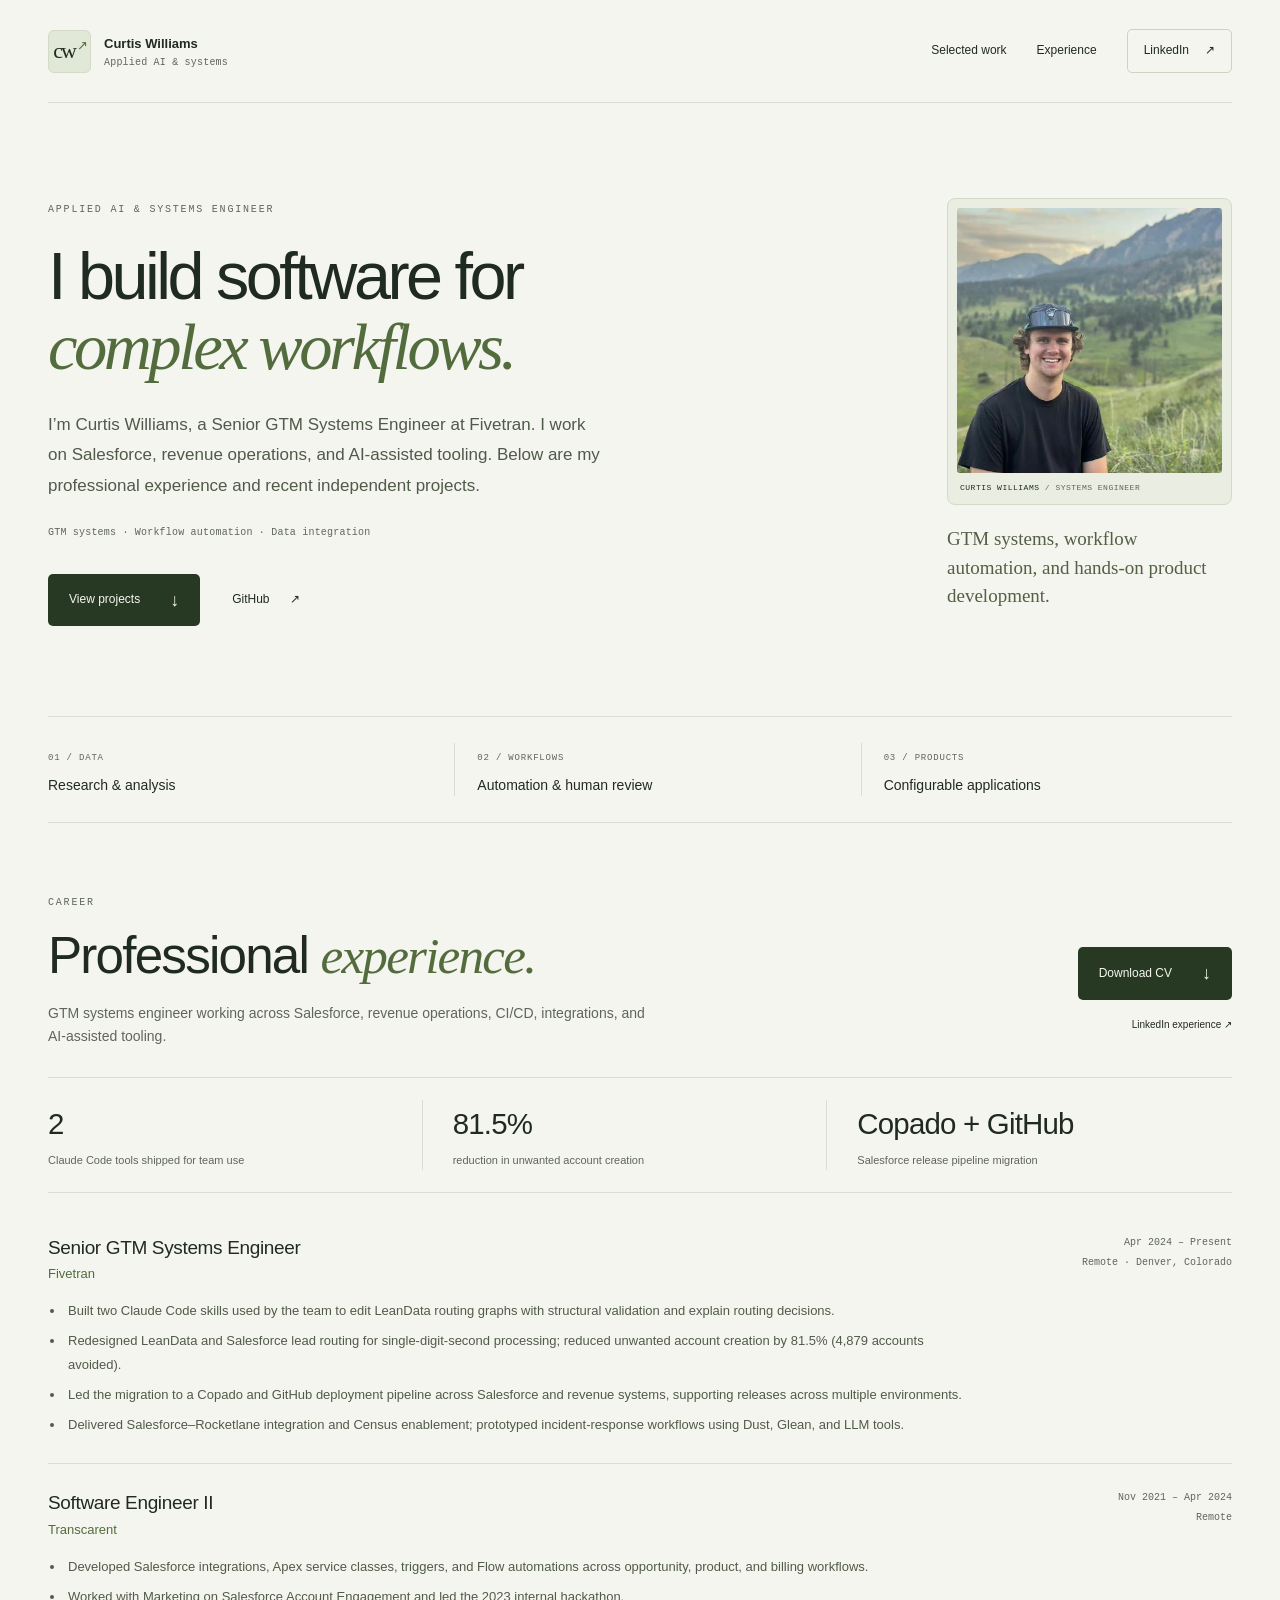
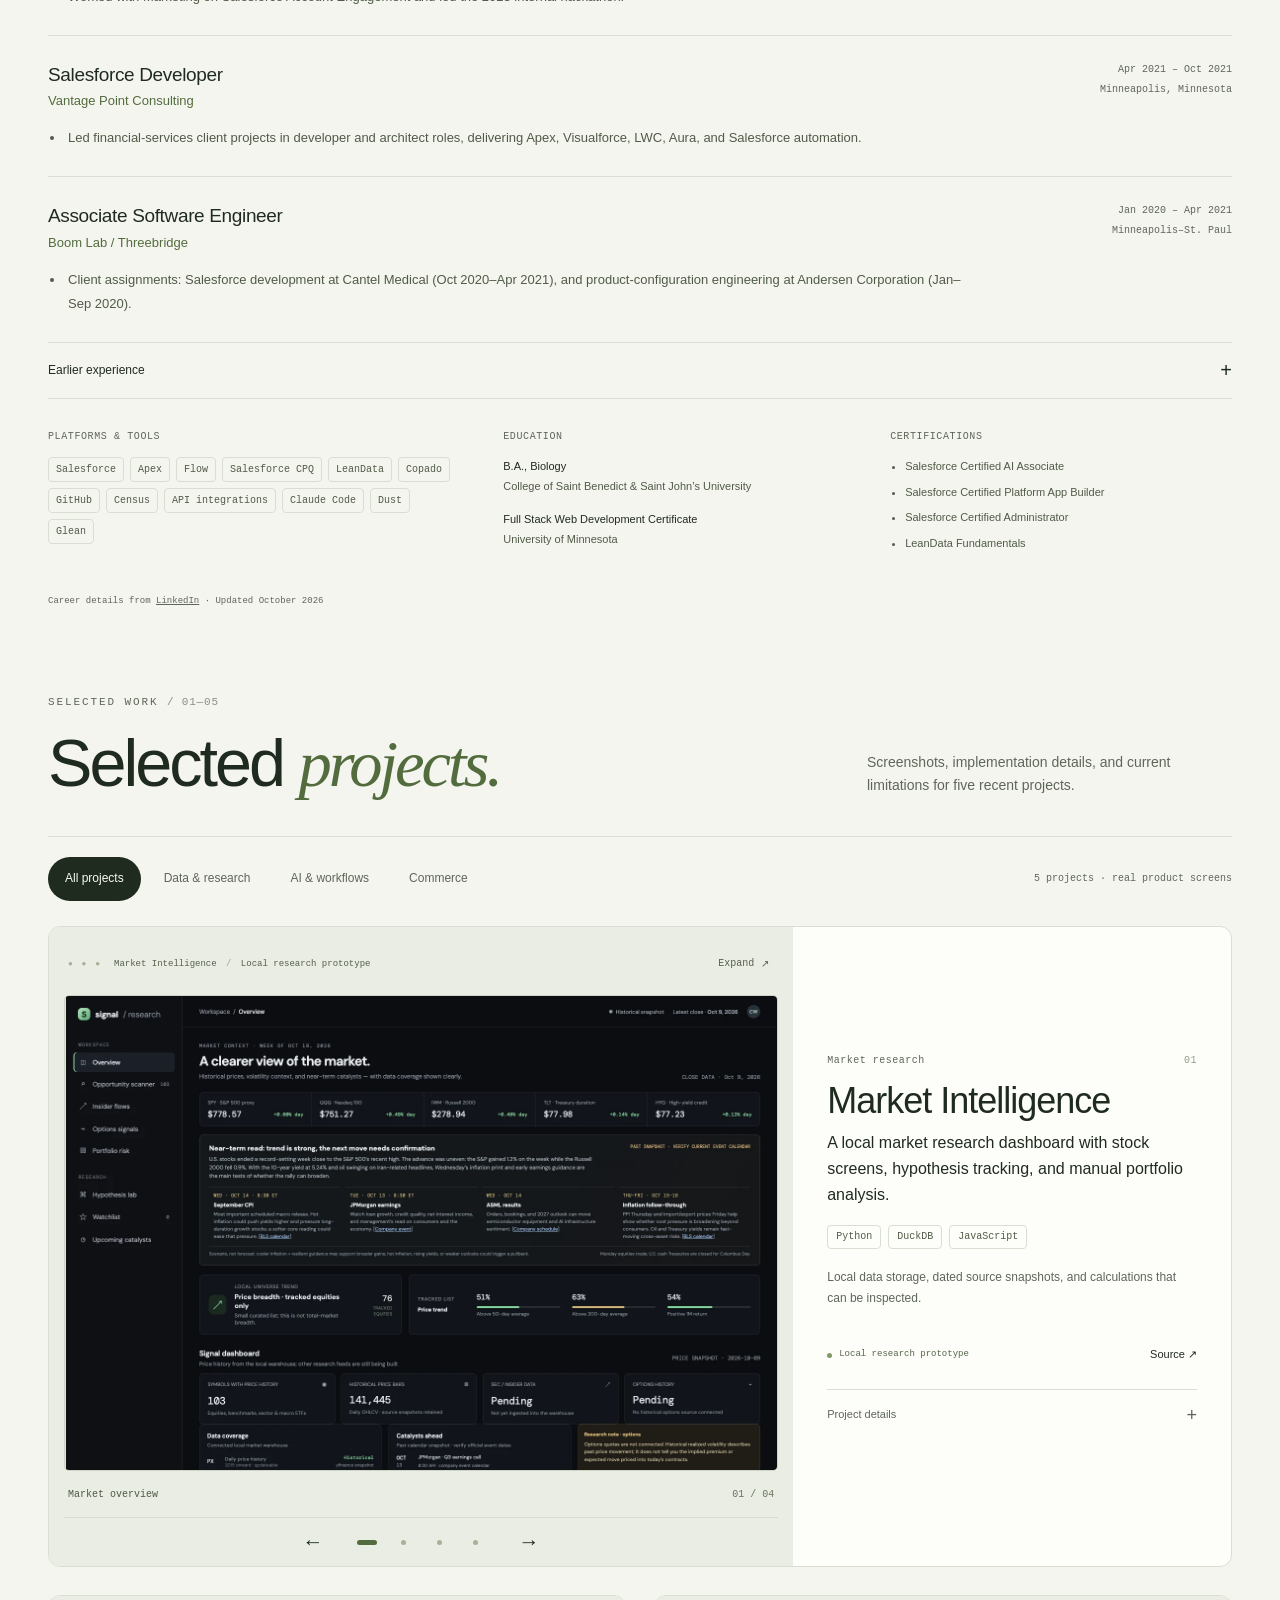
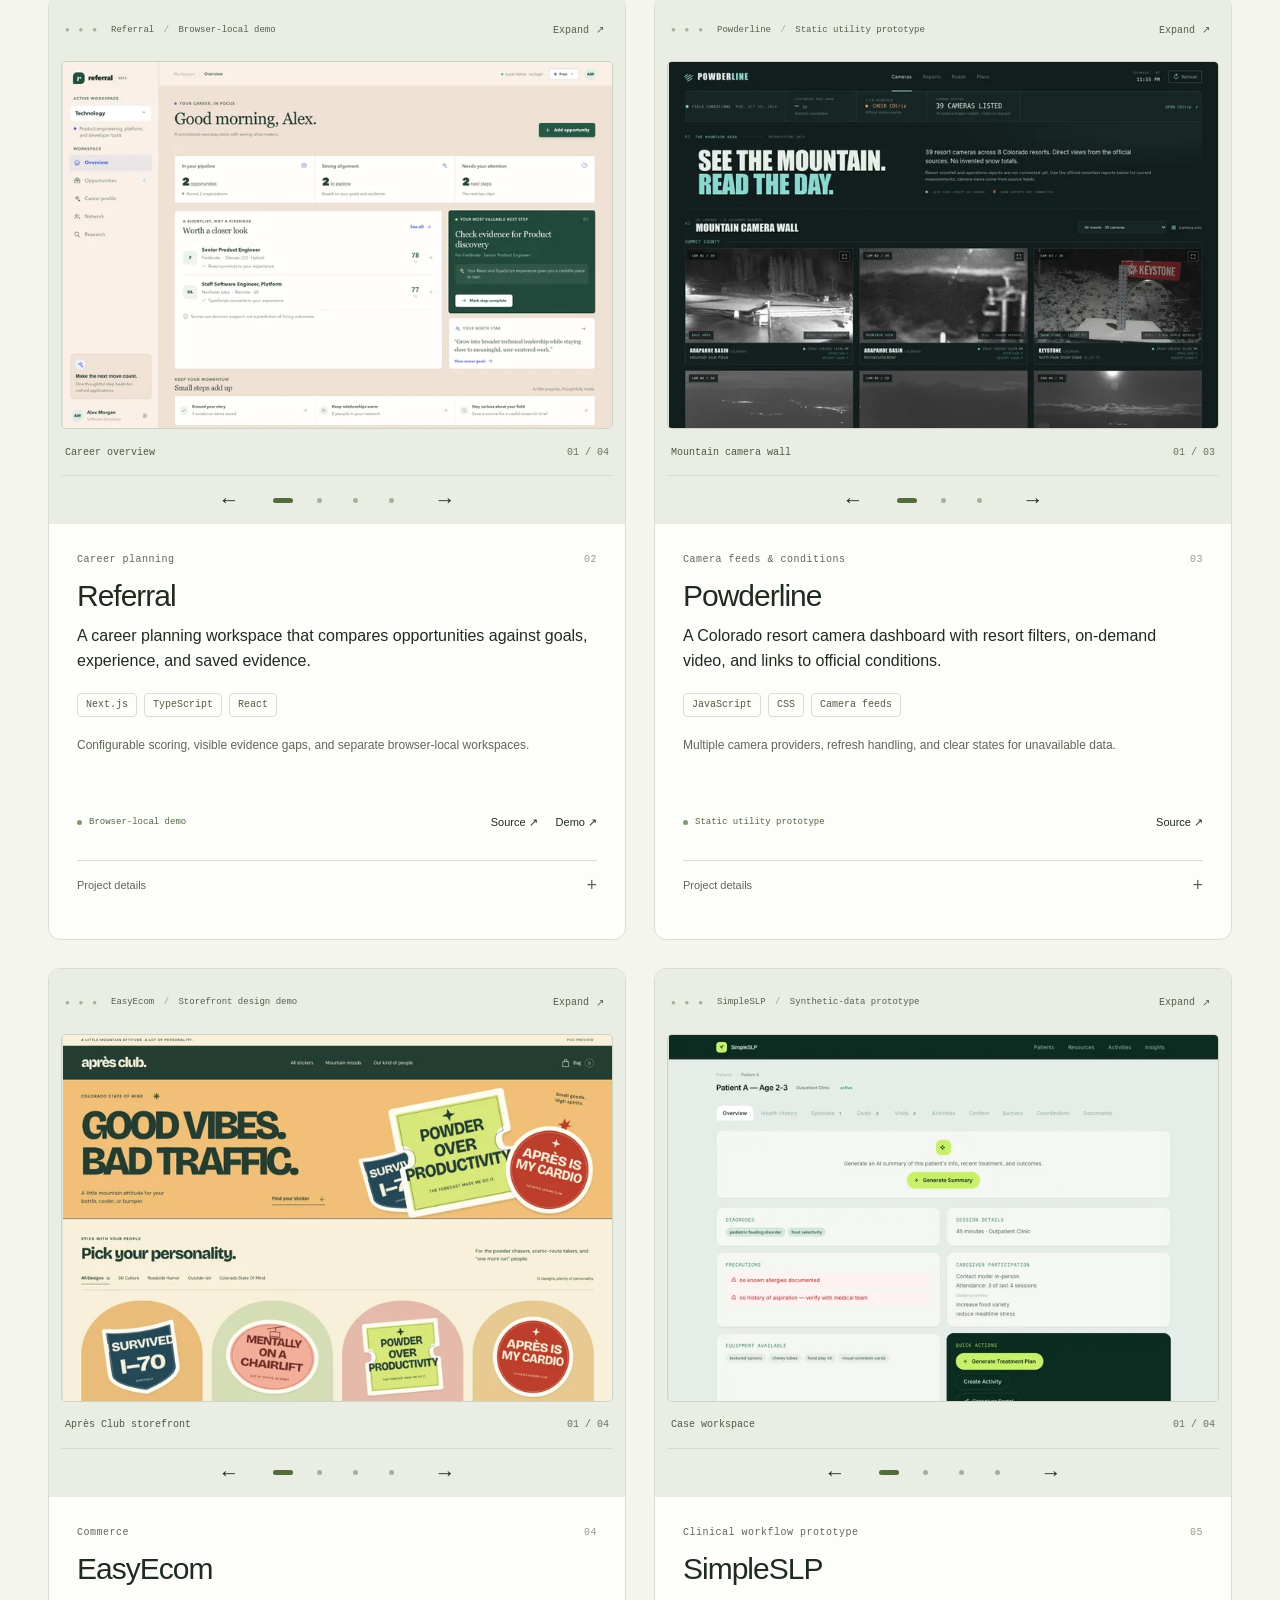
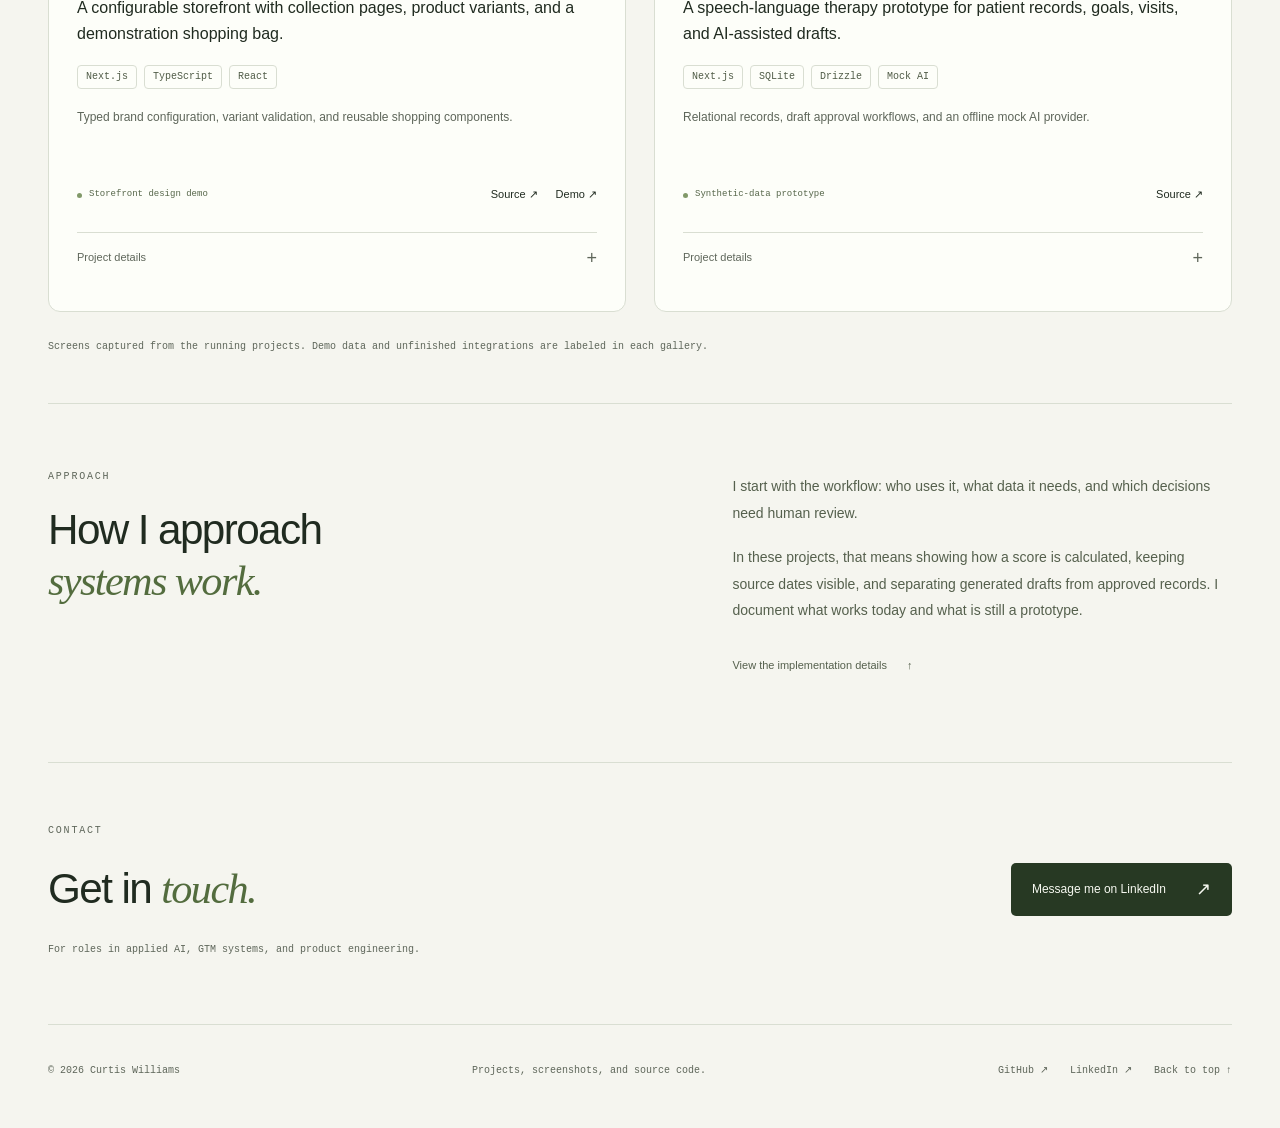
<file: index.html>
<!doctype html>
<html lang="en">
<head>
  <meta charset="utf-8">
  <meta name="viewport" content="width=device-width,initial-scale=1">
  <title>Curtis Williams — Applied AI & Systems Engineer</title>
  <meta name="description" content="Curtis Williams builds applied AI workflows, decision tools, and product systems. Explore five projects through real UI screenshots and concise technical case studies.">
  <meta name="theme-color" content="#f5f5ef">
  <link rel="canonical" href="https://ce-williams.github.io/">
  <meta property="og:type" content="website">
  <meta property="og:title" content="Curtis Williams — Applied AI & Systems Engineer">
  <meta property="og:description" content="GTM systems, workflow automation, and applied AI. Projects by Curtis Williams.">
  <meta property="og:url" content="https://ce-williams.github.io/">
  <meta property="og:image" content="https://ce-williams.github.io/assets/projects/market-intelligence/mi-01-overview.webp">
  <link rel="icon" href="assets/favicon.svg" type="image/svg+xml">
  <link rel="stylesheet" href="assets/portfolio.css">
  <link rel="stylesheet" href="assets/project-gallery.css">
</head>
<body>
  <a class="skip-link" href="#main">Skip to content</a>
  <header class="site-header">
    <a class="identity" href="#top" aria-label="Curtis Williams home"><span class="identity-mark" aria-hidden="true">cw<span>↗</span></span><span>Curtis Williams<span class="identity-role">Applied AI & systems</span></span></a>
    <nav aria-label="Main navigation"><a href="#selected-work">Selected work</a><a href="#experience">Experience</a><a class="nav-contact" href="https://www.linkedin.com/in/ce-williams/" target="_blank" rel="noopener noreferrer">LinkedIn <span aria-hidden="true">↗</span></a></nav>
  </header>
  <main id="main">
    <section class="hero" id="top" aria-labelledby="hero-title">
      <div class="hero-copy"><p class="eyebrow">APPLIED AI & SYSTEMS ENGINEER</p><h1 id="hero-title">I build software for<br><em>complex workflows.</em></h1><p class="hero-summary">I’m Curtis Williams, a Senior GTM Systems Engineer at Fivetran. I work on Salesforce, revenue operations, and AI-assisted tooling. Below are my professional experience and recent independent projects.</p><p class="hero-positioning">GTM systems · Workflow automation · Data integration</p><div class="hero-actions"><a class="primary-link" href="#selected-work">View projects <span aria-hidden="true">↓</span></a><a class="secondary-link" href="https://github.com/ce-williams" target="_blank" rel="noopener noreferrer">GitHub <span aria-hidden="true">↗</span></a></div></div>
      <aside class="hero-profile" aria-label="About Curtis"><div class="portrait-frame"><img src="assets/curtis-williams.webp" alt="Curtis Williams" width="480" height="480" fetchpriority="high"><span class="portrait-caption">CURTIS WILLIAMS <span> / SYSTEMS ENGINEER</span></span></div><p>GTM systems, workflow automation, and hands-on product development.</p></aside>
    </section>
    <div class="focus-strip" aria-label="Areas of focus"><div><span>01 / DATA</span><p>Research & analysis</p></div><div><span>02 / WORKFLOWS</span><p>Automation & human review</p></div><div><span>03 / PRODUCTS</span><p>Configurable applications</p></div></div>
    <section class="experience" id="experience" aria-labelledby="experience-title"><div class="experience-heading"><div><p class="eyebrow">CAREER</p><h2 id="experience-title">Professional <em>experience.</em></h2><p>GTM systems engineer working across Salesforce, revenue operations, CI/CD, integrations, and AI-assisted tooling.</p></div><div class="experience-actions"><a class="primary-link" href="assets/curtis-williams-cv.pdf" download>Download CV <span aria-hidden="true">↓</span></a><a class="secondary-link" href="https://www.linkedin.com/in/ce-williams/details/experience/" target="_blank" rel="noopener noreferrer">LinkedIn experience ↗</a></div></div><dl class="career-highlights"><div><dt>Claude Code tools shipped for team use</dt><dd>2</dd></div><div><dt>reduction in unwanted account creation</dt><dd>81.5%</dd></div><div><dt>Salesforce release pipeline migration</dt><dd>Copado + GitHub</dd></div></dl><div class="career-timeline"><article class="career-role"><div class="career-role-heading"><div><h3>Senior GTM Systems Engineer</h3><p class="career-company">Fivetran</p></div><div class="career-dates"><span>Apr 2024 – Present</span><span>Remote · Denver, Colorado</span></div></div><ul><li>Built two Claude Code skills used by the team to edit LeanData routing graphs with structural validation and explain routing decisions.</li><li>Redesigned LeanData and Salesforce lead routing for single-digit-second processing; reduced unwanted account creation by 81.5% (4,879 accounts avoided).</li><li>Led the migration to a Copado and GitHub deployment pipeline across Salesforce and revenue systems, supporting releases across multiple environments.</li><li>Delivered Salesforce–Rocketlane integration and Census enablement; prototyped incident-response workflows using Dust, Glean, and LLM tools.</li></ul></article><article class="career-role"><div class="career-role-heading"><div><h3>Software Engineer II</h3><p class="career-company">Transcarent</p></div><div class="career-dates"><span>Nov 2021 – Apr 2024</span><span>Remote</span></div></div><ul><li>Developed Salesforce integrations, Apex service classes, triggers, and Flow automations across opportunity, product, and billing workflows.</li><li>Worked with Marketing on Salesforce Account Engagement and led the 2023 internal hackathon.</li></ul></article><article class="career-role"><div class="career-role-heading"><div><h3>Salesforce Developer</h3><p class="career-company">Vantage Point Consulting</p></div><div class="career-dates"><span>Apr 2021 – Oct 2021</span><span>Minneapolis, Minnesota</span></div></div><ul><li>Led financial-services client projects in developer and architect roles, delivering Apex, Visualforce, LWC, Aura, and Salesforce automation.</li></ul></article><article class="career-role"><div class="career-role-heading"><div><h3>Associate Software Engineer</h3><p class="career-company">Boom Lab / Threebridge</p></div><div class="career-dates"><span>Jan 2020 – Apr 2021</span><span>Minneapolis–St. Paul</span></div></div><ul><li>Client assignments: Salesforce development at Cantel Medical (Oct 2020–Apr 2021), and product-configuration engineering at Andersen Corporation (Jan–Sep 2020).</li></ul></article></div><details class="career-earlier"><summary>Earlier experience <span aria-hidden="true">+</span></summary><article class="career-role"><div class="career-role-heading"><div><h3>Sr Specialist, Space and Presentation</h3><p class="career-company">Target</p></div><div class="career-dates"><span>Apr 2018 – Jan 2020</span><span>Minneapolis, Minnesota</span></div></div><ul><li>Progressed from Space and Presentation Coordinator to Senior Specialist in July 2018. Developed store layouts and coordinated merchandising work across large store programs.</li><li>Partnered on the launch of three apparel brands across more than 1,000 stores.</li></ul></article><article class="career-role"><div class="career-role-heading"><div><h3>Co-Founder</h3><p class="career-company">SSQTCH, LLC</p></div><div class="career-dates"><span>Jun 2015 – Jun 2017</span><span>Minnesota</span></div></div><ul><li>Co-founded a video and film production company. Worked on client development, video marketing, editing, and creative projects, including work with Red Bull.</li></ul></article></details><div class="career-foundation"><div><h3>Platforms & tools</h3><div class="career-skills"><span>Salesforce</span><span>Apex</span><span>Flow</span><span>Salesforce CPQ</span><span>LeanData</span><span>Copado</span><span>GitHub</span><span>Census</span><span>API integrations</span><span>Claude Code</span><span>Dust</span><span>Glean</span></div></div><div><h3>Education</h3><p><strong>B.A., Biology</strong><br>College of Saint Benedict &amp; Saint John’s University</p><p><strong>Full Stack Web Development Certificate</strong><br>University of Minnesota</p></div><div><h3>Certifications</h3><ul><li>Salesforce Certified AI Associate</li><li>Salesforce Certified Platform App Builder</li><li>Salesforce Certified Administrator</li><li>LeanData Fundamentals</li></ul></div></div><p class="career-source">Career details from <a href="https://www.linkedin.com/in/ce-williams/" target="_blank" rel="noopener noreferrer">LinkedIn</a> · Updated October 2026</p></section>
    <section class="project-showcase" id="selected-work" aria-labelledby="projects-title">
 <div class="ps-intro"><p class="ps-eyebrow">SELECTED WORK <span> / 01—05</span></p><div class="ps-heading-row"><h2 id="projects-title">Selected <em>projects.</em></h2><p>Screenshots, implementation details, and current limitations for five recent projects.</p></div></div>
 <div class="ps-toolbar"><div class="ps-filters" role="group" aria-label="Filter projects" hidden><button type="button" data-filter="all" aria-pressed="true">All projects</button><button type="button" data-filter="data" aria-pressed="false">Data & research</button><button type="button" data-filter="workflow" aria-pressed="false">AI & workflows</button><button type="button" data-filter="commerce" aria-pressed="false">Commerce</button></div><p class="ps-filter-status" aria-live="polite">5 projects · real product screens</p></div>
 <div class="ps-grid"><article class="ps-card ps-featured" data-project="market-intelligence" data-category="data" aria-labelledby="market-intelligence-title">
 <div class="ps-window"><div class="ps-window-bar"><span class="ps-window-dots" aria-hidden="true">● ● ●</span><span>Market Intelligence <span class="ps-window-separator">/</span> Local research prototype</span><a class="ps-expand" data-gallery-open="market-intelligence" href="assets/projects/market-intelligence/mi-01-overview.webp" aria-label="Open Market Intelligence gallery">Expand <span aria-hidden="true">↗</span></a></div>
 <div class="ps-carousel" tabindex="0" role="region" aria-roledescription="carousel" aria-label="Market Intelligence screenshots"><div class="ps-track" id="market-intelligence-slides"><figure class="ps-slide" role="group" aria-roledescription="slide" aria-label="1 of 4" data-caption="Market overview" data-note="Local historical price snapshot · coverage and freshness shown in the UI"><a href="assets/projects/market-intelligence/mi-01-overview.webp" data-image-open="0" aria-label="Expand Market overview"><img src="assets/projects/market-intelligence/mi-01-overview.webp" srcset="assets/projects/market-intelligence/mi-01-overview-720.webp 720w, assets/projects/market-intelligence/mi-01-overview.webp 1440w" sizes="(min-width: 1100px) 760px, (min-width: 700px) 90vw, 100vw" width="1440" height="960" alt="Market Intelligence overview with stored market snapshot, recent signals, and explicit data coverage counts." loading="lazy" decoding="async"></a><figcaption><span>Market overview</span><span class="ps-static-count">01 / 04</span></figcaption></figure><figure class="ps-slide" role="group" aria-roledescription="slide" aria-label="2 of 4" data-caption="Opportunity scanner" data-note="Research candidates from available stored observations"><a href="assets/projects/market-intelligence/mi-02-scanner.webp" data-image-open="1" aria-label="Expand Opportunity scanner"><img src="assets/projects/market-intelligence/mi-02-scanner.webp" srcset="assets/projects/market-intelligence/mi-02-scanner-720.webp 720w, assets/projects/market-intelligence/mi-02-scanner.webp 1440w" sizes="(min-width: 1100px) 760px, (min-width: 700px) 90vw, 100vw" width="1440" height="960" alt="Market Intelligence scanner displaying transparent candidate screens and measured inputs." loading="lazy" decoding="async"></a><figcaption><span>Opportunity scanner</span><span class="ps-static-count">02 / 04</span></figcaption></figure><figure class="ps-slide" role="group" aria-roledescription="slide" aria-label="3 of 4" data-caption="Hypothesis lab" data-note="Browser-local hypothesis logs and descriptive historical event studies"><a href="assets/projects/market-intelligence/mi-03-hypothesis-lab.webp" data-image-open="2" aria-label="Expand Hypothesis lab"><img src="assets/projects/market-intelligence/mi-03-hypothesis-lab.webp" srcset="assets/projects/market-intelligence/mi-03-hypothesis-lab-720.webp 720w, assets/projects/market-intelligence/mi-03-hypothesis-lab.webp 1440w" sizes="(min-width: 1100px) 760px, (min-width: 700px) 90vw, 100vw" width="1440" height="960" alt="Market Intelligence hypothesis lab with a falsifiable cybersecurity thesis, candidate symbols, benchmark, horizon, and invalidation condition." loading="lazy" decoding="async"></a><figcaption><span>Hypothesis lab</span><span class="ps-static-count">03 / 04</span></figcaption></figure><figure class="ps-slide" role="group" aria-roledescription="slide" aria-label="4 of 4" data-caption="Portfolio risk workspace" data-note="Fresh browser state · manual portfolio inputs · no broker connection"><a href="assets/projects/market-intelligence/mi-04-portfolio-risk.webp" data-image-open="3" aria-label="Expand Portfolio risk workspace"><img src="assets/projects/market-intelligence/mi-04-portfolio-risk.webp" srcset="assets/projects/market-intelligence/mi-04-portfolio-risk-720.webp 720w, assets/projects/market-intelligence/mi-04-portfolio-risk.webp 1440w" sizes="(min-width: 1100px) 760px, (min-width: 700px) 90vw, 100vw" width="1440" height="960" alt="Market Intelligence portfolio workspace with manual position entry, share value, put collateral, and covered-call coverage; no private holdings entered." loading="lazy" decoding="async"></a><figcaption><span>Portfolio risk workspace</span><span class="ps-static-count">04 / 04</span></figcaption></figure></div>
 <div class="ps-controls" hidden><button type="button" data-prev aria-label="Previous Market Intelligence screenshot" aria-controls="market-intelligence-slides"><span aria-hidden="true">←</span></button><div class="ps-dots" role="group" aria-label="Choose Market Intelligence screenshot"><button type="button" data-slide="0" aria-label="Show Market overview" aria-pressed="true"><span></span></button><button type="button" data-slide="1" aria-label="Show Opportunity scanner" aria-pressed="false"><span></span></button><button type="button" data-slide="2" aria-label="Show Hypothesis lab" aria-pressed="false"><span></span></button><button type="button" data-slide="3" aria-label="Show Portfolio risk workspace" aria-pressed="false"><span></span></button></div><button type="button" data-next aria-label="Next Market Intelligence screenshot" aria-controls="market-intelligence-slides"><span aria-hidden="true">→</span></button></div><span class="ps-sr-only ps-slide-status" aria-live="polite" aria-atomic="true"></span>
 </div></div>
 <div class="ps-card-body"><div class="ps-meta"><span>Market research</span><span class="ps-index">01</span></div><h3 id="market-intelligence-title">Market Intelligence</h3><p class="ps-summary">A local market research dashboard with stock screens, hypothesis tracking, and manual portfolio analysis.</p><div class="ps-stack" aria-label="Technology stack"><span>Python</span><span>DuckDB</span><span>JavaScript</span></div><p class="ps-system-note">Local data storage, dated source snapshots, and calculations that can be inspected.</p><div class="ps-card-footer"><span class="ps-maturity"><i aria-hidden="true"></i>Local research prototype</span><div class="ps-links"><a href="https://github.com/ce-williams/Market-Intelligence" target="_blank" rel="noopener noreferrer" aria-label="Market Intelligence source on GitHub">Source ↗</a></div></div><details class="ps-details"><summary>Project details <span aria-hidden="true">+</span></summary><dl><dt>Purpose</dt><dd>Brings historical prices, company context, and saved research into one workspace.</dd><dt>Implementation</dt><dd>A local DuckDB warehouse retains dated observations and ingestion provenance. The browser reads exported snapshots and provides transparent screens, versioned hypothesis logs, and local portfolio inputs.</dd><dt>Current boundary</dt><dd>Research-only historical snapshots. No broker or trade execution; option chains, implied volatility, and option mark-to-market are not connected.</dd></dl></details></div>
 </article><article class="ps-card" data-project="referral" data-category="workflow" aria-labelledby="referral-title">
 <div class="ps-window"><div class="ps-window-bar"><span class="ps-window-dots" aria-hidden="true">● ● ●</span><span>Referral <span class="ps-window-separator">/</span> Browser-local demo</span><a class="ps-expand" data-gallery-open="referral" href="assets/projects/referral/referral-01-overview.webp" aria-label="Open Referral gallery">Expand <span aria-hidden="true">↗</span></a></div>
 <div class="ps-carousel" tabindex="0" role="region" aria-roledescription="carousel" aria-label="Referral screenshots"><div class="ps-track" id="referral-slides"><figure class="ps-slide" role="group" aria-roledescription="slide" aria-label="1 of 4" data-caption="Career overview" data-note="Synthetic Technology workspace · browser-local demo"><a href="assets/projects/referral/referral-01-overview.webp" data-image-open="0" aria-label="Expand Career overview"><img src="assets/projects/referral/referral-01-overview.webp" srcset="assets/projects/referral/referral-01-overview-720.webp 720w, assets/projects/referral/referral-01-overview.webp 1440w" sizes="(min-width: 700px) 45vw, 100vw" width="1440" height="960" alt="Referral overview with a synthetic career profile, opportunity shortlist, and a recommended next action." loading="lazy" decoding="async"></a><figcaption><span>Career overview</span><span class="ps-static-count">01 / 04</span></figcaption></figure><figure class="ps-slide" role="group" aria-roledescription="slide" aria-label="2 of 4" data-caption="Explainable role alignment" data-note="Inspectable scoring · no hiring outcome prediction"><a href="assets/projects/referral/referral-02-fit-breakdown.webp" data-image-open="1" aria-label="Expand Explainable role alignment"><img src="assets/projects/referral/referral-02-fit-breakdown.webp" srcset="assets/projects/referral/referral-02-fit-breakdown-720.webp 720w, assets/projects/referral/referral-02-fit-breakdown.webp 1440w" sizes="(min-width: 700px) 45vw, 100vw" width="1440" height="960" alt="Referral opportunity detail drawer showing role alignment, scoring components, evidence matches, and gaps." loading="lazy" decoding="async"></a><figcaption><span>Explainable role alignment</span><span class="ps-static-count">02 / 04</span></figcaption></figure><figure class="ps-slide" role="group" aria-roledescription="slide" aria-label="3 of 4" data-caption="Profile, goals &amp; evidence" data-note="Evidence grounds the opportunity workflow"><a href="assets/projects/referral/referral-03-profile.webp" data-image-open="2" aria-label="Expand Profile, goals &amp; evidence"><img src="assets/projects/referral/referral-03-profile.webp" srcset="assets/projects/referral/referral-03-profile-720.webp 720w, assets/projects/referral/referral-03-profile.webp 1440w" sizes="(min-width: 700px) 45vw, 100vw" width="1440" height="960" alt="Referral career profile showing goals and saved evidence for the fictional demo user." loading="lazy" decoding="async"></a><figcaption><span>Profile, goals &amp; evidence</span><span class="ps-static-count">03 / 04</span></figcaption></figure><figure class="ps-slide" role="group" aria-roledescription="slide" aria-label="4 of 4" data-caption="Opportunity pipeline" data-note="A focused shortlist with visible next actions"><a href="assets/projects/referral/referral-04-opportunities.webp" data-image-open="3" aria-label="Expand Opportunity pipeline"><img src="assets/projects/referral/referral-04-opportunities.webp" srcset="assets/projects/referral/referral-04-opportunities-720.webp 720w, assets/projects/referral/referral-04-opportunities.webp 1440w" sizes="(min-width: 700px) 45vw, 100vw" width="1440" height="960" alt="Referral opportunity workspace with synthetic roles and pipeline filters." loading="lazy" decoding="async"></a><figcaption><span>Opportunity pipeline</span><span class="ps-static-count">04 / 04</span></figcaption></figure></div>
 <div class="ps-controls" hidden><button type="button" data-prev aria-label="Previous Referral screenshot" aria-controls="referral-slides"><span aria-hidden="true">←</span></button><div class="ps-dots" role="group" aria-label="Choose Referral screenshot"><button type="button" data-slide="0" aria-label="Show Career overview" aria-pressed="true"><span></span></button><button type="button" data-slide="1" aria-label="Show Explainable role alignment" aria-pressed="false"><span></span></button><button type="button" data-slide="2" aria-label="Show Profile, goals &amp; evidence" aria-pressed="false"><span></span></button><button type="button" data-slide="3" aria-label="Show Opportunity pipeline" aria-pressed="false"><span></span></button></div><button type="button" data-next aria-label="Next Referral screenshot" aria-controls="referral-slides"><span aria-hidden="true">→</span></button></div><span class="ps-sr-only ps-slide-status" aria-live="polite" aria-atomic="true"></span>
 </div></div>
 <div class="ps-card-body"><div class="ps-meta"><span>Career planning</span><span class="ps-index">02</span></div><h3 id="referral-title">Referral</h3><p class="ps-summary">A career planning workspace that compares opportunities against goals, experience, and saved evidence.</p><div class="ps-stack" aria-label="Technology stack"><span>Next.js</span><span>TypeScript</span><span>React</span></div><p class="ps-system-note">Configurable scoring, visible evidence gaps, and separate browser-local workspaces.</p><div class="ps-card-footer"><span class="ps-maturity"><i aria-hidden="true"></i>Browser-local demo</span><div class="ps-links"><a href="https://github.com/ce-williams/referral" target="_blank" rel="noopener noreferrer" aria-label="Referral source on GitHub">Source ↗</a><a href="https://ce-williams.github.io/referral/" target="_blank" rel="noopener noreferrer" aria-label="Open Referral demo">Demo ↗</a></div></div><details class="ps-details"><summary>Project details <span aria-hidden="true">+</span></summary><dl><dt>Purpose</dt><dd>Keeps career profiles, job opportunities, contacts, and next steps in one place.</dd><dt>Implementation</dt><dd>Deterministic scoring exposes its component breakdown, matched evidence, and gaps. Isolated industry workspaces persist in browser storage.</dd><dt>Current boundary</dt><dd>Synthetic profiles and opportunities. Login, billing, live research sources, and external AI drafting are not connected.</dd></dl></details></div>
 </article><article class="ps-card" data-project="powderline" data-category="data" aria-labelledby="powderline-title">
 <div class="ps-window"><div class="ps-window-bar"><span class="ps-window-dots" aria-hidden="true">● ● ●</span><span>Powderline <span class="ps-window-separator">/</span> Static utility prototype</span><a class="ps-expand" data-gallery-open="powderline" href="assets/projects/powderline/powderline-01-camera-wall.webp" aria-label="Open Powderline gallery">Expand <span aria-hidden="true">↗</span></a></div>
 <div class="ps-carousel" tabindex="0" role="region" aria-roledescription="carousel" aria-label="Powderline screenshots"><div class="ps-track" id="powderline-slides"><figure class="ps-slide" role="group" aria-roledescription="slide" aria-label="1 of 3" data-caption="Mountain camera wall" data-note="Real source images · nighttime snapshot from October 19, 2026"><a href="assets/projects/powderline/powderline-01-camera-wall.webp" data-image-open="0" aria-label="Expand Mountain camera wall"><img src="assets/projects/powderline/powderline-01-camera-wall.webp" srcset="assets/projects/powderline/powderline-01-camera-wall-720.webp 720w, assets/projects/powderline/powderline-01-camera-wall.webp 1440w" sizes="(min-width: 700px) 45vw, 100vw" width="1440" height="960" alt="Powderline interface with real nighttime resort camera images and clearly marked unavailable snow reports." loading="lazy" decoding="async"></a><figcaption><span>Mountain camera wall</span><span class="ps-static-count">01 / 03</span></figcaption></figure><figure class="ps-slide" role="group" aria-roledescription="slide" aria-label="2 of 3" data-caption="Resort-specific view" data-note="Copper Mountain · availability varies by camera provider"><a href="assets/projects/powderline/powderline-02-resort-filter.webp" data-image-open="1" aria-label="Expand Resort-specific view"><img src="assets/projects/powderline/powderline-02-resort-filter.webp" srcset="assets/projects/powderline/powderline-02-resort-filter-720.webp 720w, assets/projects/powderline/powderline-02-resort-filter.webp 1440w" sizes="(min-width: 700px) 45vw, 100vw" width="1440" height="960" alt="Powderline camera wall filtered to Copper Mountain using the resort selector." loading="lazy" decoding="async"></a><figcaption><span>Resort-specific view</span><span class="ps-static-count">02 / 03</span></figcaption></figure><figure class="ps-slide" role="group" aria-roledescription="slide" aria-label="3 of 3" data-caption="Camera-focused layout" data-note="Actual source feeds · no replacement imagery"><a href="assets/projects/powderline/powderline-03-camera-focus.webp" data-image-open="2" aria-label="Expand Camera-focused layout"><img src="assets/projects/powderline/powderline-03-camera-focus.webp" srcset="assets/projects/powderline/powderline-03-camera-focus-720.webp 720w, assets/projects/powderline/powderline-03-camera-focus.webp 1440w" sizes="(min-width: 700px) 45vw, 100vw" width="1440" height="960" alt="Powderline camera-only mode displaying resort camera images in a focused wall." loading="lazy" decoding="async"></a><figcaption><span>Camera-focused layout</span><span class="ps-static-count">03 / 03</span></figcaption></figure></div>
 <div class="ps-controls" hidden><button type="button" data-prev aria-label="Previous Powderline screenshot" aria-controls="powderline-slides"><span aria-hidden="true">←</span></button><div class="ps-dots" role="group" aria-label="Choose Powderline screenshot"><button type="button" data-slide="0" aria-label="Show Mountain camera wall" aria-pressed="true"><span></span></button><button type="button" data-slide="1" aria-label="Show Resort-specific view" aria-pressed="false"><span></span></button><button type="button" data-slide="2" aria-label="Show Camera-focused layout" aria-pressed="false"><span></span></button></div><button type="button" data-next aria-label="Next Powderline screenshot" aria-controls="powderline-slides"><span aria-hidden="true">→</span></button></div><span class="ps-sr-only ps-slide-status" aria-live="polite" aria-atomic="true"></span>
 </div></div>
 <div class="ps-card-body"><div class="ps-meta"><span>Camera feeds &amp; conditions</span><span class="ps-index">03</span></div><h3 id="powderline-title">Powderline</h3><p class="ps-summary">A Colorado resort camera dashboard with resort filters, on-demand video, and links to official conditions.</p><div class="ps-stack" aria-label="Technology stack"><span>JavaScript</span><span>CSS</span><span>Camera feeds</span></div><p class="ps-system-note">Multiple camera providers, refresh handling, and clear states for unavailable data.</p><div class="ps-card-footer"><span class="ps-maturity"><i aria-hidden="true"></i>Static utility prototype</span><div class="ps-links"><a href="https://github.com/ce-williams/powderline" target="_blank" rel="noopener noreferrer" aria-label="Powderline source on GitHub">Source ↗</a></div></div><details class="ps-details"><summary>Project details <span aria-hidden="true">+</span></summary><dl><dt>Purpose</dt><dd>Lets users check cameras across several resorts without opening each provider separately.</dd><dt>Implementation</dt><dd>A curated camera catalog handles provider differences, on-demand video, resort filtering, and refresh failures while retaining the last successful image.</dd><dt>Current boundary</dt><dd>Camera availability depends on providers. Resort report adapters, live road conditions, accounts, and alerts are not connected.</dd></dl></details></div>
 </article><article class="ps-card" data-project="easyecom" data-category="commerce" aria-labelledby="easyecom-title">
 <div class="ps-window"><div class="ps-window-bar"><span class="ps-window-dots" aria-hidden="true">● ● ●</span><span>EasyEcom <span class="ps-window-separator">/</span> Storefront design demo</span><a class="ps-expand" data-gallery-open="easyecom" href="assets/projects/easyecom/easyecom-01-storefront.webp" aria-label="Open EasyEcom gallery">Expand <span aria-hidden="true">↗</span></a></div>
 <div class="ps-carousel" tabindex="0" role="region" aria-roledescription="carousel" aria-label="EasyEcom screenshots"><div class="ps-track" id="easyecom-slides"><figure class="ps-slide" role="group" aria-roledescription="slide" aria-label="1 of 4" data-caption="Après Club storefront" data-note="Local POC export · concept brand and illustrative catalog"><a href="assets/projects/easyecom/easyecom-01-storefront.webp" data-image-open="0" aria-label="Expand Après Club storefront"><img src="assets/projects/easyecom/easyecom-01-storefront.webp" srcset="assets/projects/easyecom/easyecom-01-storefront-720.webp 720w, assets/projects/easyecom/easyecom-01-storefront.webp 1440w" sizes="(min-width: 700px) 45vw, 100vw" width="1440" height="960" alt="EasyEcom Après Club homepage with Colorado concept sticker artwork and storefront navigation." loading="lazy" decoding="async"></a><figcaption><span>Après Club storefront</span><span class="ps-static-count">01 / 04</span></figcaption></figure><figure class="ps-slide" role="group" aria-roledescription="slide" aria-label="2 of 4" data-caption="Collection browsing" data-note="Brand configuration drives the collection experience"><a href="assets/projects/easyecom/easyecom-02-collection.webp" data-image-open="1" aria-label="Expand Collection browsing"><img src="assets/projects/easyecom/easyecom-02-collection.webp" srcset="assets/projects/easyecom/easyecom-02-collection-720.webp 720w, assets/projects/easyecom/easyecom-02-collection.webp 1440w" sizes="(min-width: 700px) 45vw, 100vw" width="1440" height="960" alt="EasyEcom ski culture collection page showing concept products and their prices." loading="lazy" decoding="async"></a><figcaption><span>Collection browsing</span><span class="ps-static-count">02 / 04</span></figcaption></figure><figure class="ps-slide" role="group" aria-roledescription="slide" aria-label="3 of 4" data-caption="Product &amp; finish selection" data-note="Product detail and variant selection"><a href="assets/projects/easyecom/easyecom-03-product.webp" data-image-open="2" aria-label="Expand Product &amp; finish selection"><img src="assets/projects/easyecom/easyecom-03-product.webp" srcset="assets/projects/easyecom/easyecom-03-product-720.webp 720w, assets/projects/easyecom/easyecom-03-product.webp 1440w" sizes="(min-width: 700px) 45vw, 100vw" width="1440" height="960" alt="EasyEcom product detail page for Mentally on a Chairlift with artwork and finish selection." loading="lazy" decoding="async"></a><figcaption><span>Product &amp; finish selection</span><span class="ps-static-count">03 / 04</span></figcaption></figure><figure class="ps-slide" role="group" aria-roledescription="slide" aria-label="4 of 4" data-caption="Demonstration bag" data-note="Demonstration bag · no payment or live order"><a href="assets/projects/easyecom/easyecom-04-bag.webp" data-image-open="3" aria-label="Expand Demonstration bag"><img src="assets/projects/easyecom/easyecom-04-bag.webp" srcset="assets/projects/easyecom/easyecom-04-bag-720.webp 720w, assets/projects/easyecom/easyecom-04-bag.webp 1440w" sizes="(min-width: 700px) 45vw, 100vw" width="1440" height="960" alt="EasyEcom bag with a selected concept product, quantity controls, and demo checkout context." loading="lazy" decoding="async"></a><figcaption><span>Demonstration bag</span><span class="ps-static-count">04 / 04</span></figcaption></figure></div>
 <div class="ps-controls" hidden><button type="button" data-prev aria-label="Previous EasyEcom screenshot" aria-controls="easyecom-slides"><span aria-hidden="true">←</span></button><div class="ps-dots" role="group" aria-label="Choose EasyEcom screenshot"><button type="button" data-slide="0" aria-label="Show Après Club storefront" aria-pressed="true"><span></span></button><button type="button" data-slide="1" aria-label="Show Collection browsing" aria-pressed="false"><span></span></button><button type="button" data-slide="2" aria-label="Show Product &amp; finish selection" aria-pressed="false"><span></span></button><button type="button" data-slide="3" aria-label="Show Demonstration bag" aria-pressed="false"><span></span></button></div><button type="button" data-next aria-label="Next EasyEcom screenshot" aria-controls="easyecom-slides"><span aria-hidden="true">→</span></button></div><span class="ps-sr-only ps-slide-status" aria-live="polite" aria-atomic="true"></span>
 </div></div>
 <div class="ps-card-body"><div class="ps-meta"><span>Commerce</span><span class="ps-index">04</span></div><h3 id="easyecom-title">EasyEcom</h3><p class="ps-summary">A configurable storefront with collection pages, product variants, and a demonstration shopping bag.</p><div class="ps-stack" aria-label="Technology stack"><span>Next.js</span><span>TypeScript</span><span>React</span></div><p class="ps-system-note">Typed brand configuration, variant validation, and reusable shopping components.</p><div class="ps-card-footer"><span class="ps-maturity"><i aria-hidden="true"></i>Storefront design demo</span><div class="ps-links"><a href="https://github.com/ce-williams/EasyEcom" target="_blank" rel="noopener noreferrer" aria-label="EasyEcom source on GitHub">Source ↗</a><a href="https://ce-williams.github.io/EasyEcom/" target="_blank" rel="noopener noreferrer" aria-label="Open EasyEcom demo">Demo ↗</a></div></div><details class="ps-details"><summary>Project details <span aria-hidden="true">+</span></summary><dl><dt>Purpose</dt><dd>Tests a shared storefront against different brand and catalog configurations.</dd><dt>Implementation</dt><dd>Typed brand configuration separates catalog and identity from commerce components. Variant validation and integer pricing keep the demonstration bag consistent.</dd><dt>Current boundary</dt><dd>Concept artwork and illustrative catalog. Captured in POC mode with simulated checkout and payments disabled.</dd></dl></details></div>
 </article><article class="ps-card" data-project="simpleslp" data-category="workflow" aria-labelledby="simpleslp-title">
 <div class="ps-window"><div class="ps-window-bar"><span class="ps-window-dots" aria-hidden="true">● ● ●</span><span>SimpleSLP <span class="ps-window-separator">/</span> Synthetic-data prototype</span><a class="ps-expand" data-gallery-open="simpleslp" href="assets/projects/simpleslp/slp-01-case-overview.webp" aria-label="Open SimpleSLP gallery">Expand <span aria-hidden="true">↗</span></a></div>
 <div class="ps-carousel" tabindex="0" role="region" aria-roledescription="carousel" aria-label="SimpleSLP screenshots"><div class="ps-track" id="simpleslp-slides"><figure class="ps-slide" role="group" aria-roledescription="slide" aria-label="1 of 4" data-caption="Case workspace" data-note="Fresh synthetic seed data · no real patient information"><a href="assets/projects/simpleslp/slp-01-case-overview.webp" data-image-open="0" aria-label="Expand Case workspace"><img src="assets/projects/simpleslp/slp-01-case-overview.webp" srcset="assets/projects/simpleslp/slp-01-case-overview-720.webp 720w, assets/projects/simpleslp/slp-01-case-overview.webp 1440w" sizes="(min-width: 700px) 45vw, 100vw" width="1440" height="960" alt="SimpleSLP fictional Patient A case overview with care context and workflow navigation." loading="lazy" decoding="async"></a><figcaption><span>Case workspace</span><span class="ps-static-count">01 / 04</span></figcaption></figure><figure class="ps-slide" role="group" aria-roledescription="slide" aria-label="2 of 4" data-caption="Goal tracking" data-note="Recorded goals connected to an individual case"><a href="assets/projects/simpleslp/slp-02-goals.webp" data-image-open="1" aria-label="Expand Goal tracking"><img src="assets/projects/simpleslp/slp-02-goals.webp" srcset="assets/projects/simpleslp/slp-02-goals-720.webp 720w, assets/projects/simpleslp/slp-02-goals.webp 1440w" sizes="(min-width: 700px) 45vw, 100vw" width="1440" height="960" alt="SimpleSLP goals tab showing baseline and target information for a synthetic patient." loading="lazy" decoding="async"></a><figcaption><span>Goal tracking</span><span class="ps-static-count">02 / 04</span></figcaption></figure><figure class="ps-slide" role="group" aria-roledescription="slide" aria-label="3 of 4" data-caption="Visits &amp; interventions" data-note="Intervention-to-outcome traceability"><a href="assets/projects/simpleslp/slp-03-visits.webp" data-image-open="2" aria-label="Expand Visits &amp; interventions"><img src="assets/projects/simpleslp/slp-03-visits.webp" srcset="assets/projects/simpleslp/slp-03-visits-720.webp 720w, assets/projects/simpleslp/slp-03-visits.webp 1440w" sizes="(min-width: 700px) 45vw, 100vw" width="1440" height="960" alt="SimpleSLP visits tab showing synthetic sessions, intervention details, and outcomes." loading="lazy" decoding="async"></a><figcaption><span>Visits &amp; interventions</span><span class="ps-static-count">03 / 04</span></figcaption></figure><figure class="ps-slide" role="group" aria-roledescription="slide" aria-label="4 of 4" data-caption="Outcome intelligence" data-note="Descriptive demo analytics · no validated clinical claims"><a href="assets/projects/simpleslp/slp-04-outcomes.webp" data-image-open="3" aria-label="Expand Outcome intelligence"><img src="assets/projects/simpleslp/slp-04-outcomes.webp" srcset="assets/projects/simpleslp/slp-04-outcomes-720.webp 720w, assets/projects/simpleslp/slp-04-outcomes.webp 1440w" sizes="(min-width: 700px) 45vw, 100vw" width="1440" height="960" alt="SimpleSLP outcome intelligence view with synthetic caseload counts, goal status, interventions, and recorded sessions." loading="lazy" decoding="async"></a><figcaption><span>Outcome intelligence</span><span class="ps-static-count">04 / 04</span></figcaption></figure></div>
 <div class="ps-controls" hidden><button type="button" data-prev aria-label="Previous SimpleSLP screenshot" aria-controls="simpleslp-slides"><span aria-hidden="true">←</span></button><div class="ps-dots" role="group" aria-label="Choose SimpleSLP screenshot"><button type="button" data-slide="0" aria-label="Show Case workspace" aria-pressed="true"><span></span></button><button type="button" data-slide="1" aria-label="Show Goal tracking" aria-pressed="false"><span></span></button><button type="button" data-slide="2" aria-label="Show Visits &amp; interventions" aria-pressed="false"><span></span></button><button type="button" data-slide="3" aria-label="Show Outcome intelligence" aria-pressed="false"><span></span></button></div><button type="button" data-next aria-label="Next SimpleSLP screenshot" aria-controls="simpleslp-slides"><span aria-hidden="true">→</span></button></div><span class="ps-sr-only ps-slide-status" aria-live="polite" aria-atomic="true"></span>
 </div></div>
 <div class="ps-card-body"><div class="ps-meta"><span>Clinical workflow prototype</span><span class="ps-index">05</span></div><h3 id="simpleslp-title">SimpleSLP</h3><p class="ps-summary">A speech-language therapy prototype for patient records, goals, visits, and AI-assisted drafts.</p><div class="ps-stack" aria-label="Technology stack"><span>Next.js</span><span>SQLite</span><span>Drizzle</span><span>Mock AI</span></div><p class="ps-system-note">Relational records, draft approval workflows, and an offline mock AI provider.</p><div class="ps-card-footer"><span class="ps-maturity"><i aria-hidden="true"></i>Synthetic-data prototype</span><div class="ps-links"><a href="https://github.com/ce-williams/simpleSLP" target="_blank" rel="noopener noreferrer" aria-label="SimpleSLP source on GitHub">Source ↗</a></div></div><details class="ps-details"><summary>Project details <span aria-hidden="true">+</span></summary><dl><dt>Purpose</dt><dd>Connects each case to its goals, interventions, and recorded outcomes.</dd><dt>Implementation</dt><dd>A relational case-to-outcome model supports auditable records and draft-to-approval document workflows. AI drafts default to a deterministic offline provider.</dd><dt>Current boundary</dt><dd>Fresh synthetic patient records only. Mock AI is the default; this prototype is not validated for clinical use.</dd></dl></details></div>
 </article></div>
 <p class="ps-footnote">Screens captured from the running projects. Demo data and unfinished integrations are labeled in each gallery.</p>
 <dialog class="ps-dialog" aria-labelledby="ps-dialog-title"><div class="ps-dialog-header"><div><p class="ps-eyebrow">PROJECT GALLERY</p><h2 id="ps-dialog-title"></h2></div><button type="button" class="ps-close" aria-label="Close project gallery">Close <span aria-hidden="true">×</span></button></div><div class="ps-dialog-stage"><img width="1440" height="960" alt=""></div><div class="ps-dialog-controls"><button type="button" class="ps-dialog-prev" aria-label="Previous screenshot">←</button><div aria-live="polite" aria-atomic="true"><p class="ps-dialog-caption"></p><p class="ps-dialog-note"></p></div><button type="button" class="ps-dialog-next" aria-label="Next screenshot">→</button></div><div class="ps-dialog-context"><p class="ps-dialog-summary"></p><p class="ps-dialog-boundary"></p><a class="ps-dialog-source" target="_blank" rel="noopener noreferrer">View source ↗</a></div></dialog>
</section>
    <section class="approach" id="approach" aria-labelledby="approach-title"><div><p class="eyebrow">APPROACH</p><h2 id="approach-title">How I approach<br><em>systems work.</em></h2></div><div class="approach-copy"><p>I start with the workflow: who uses it, what data it needs, and which decisions need human review.</p><p>In these projects, that means showing how a score is calculated, keeping source dates visible, and separating generated drafts from approved records. I document what works today and what is still a prototype.</p><a href="#selected-work">View the implementation details <span aria-hidden="true">↑</span></a></div></section>
    <section class="contact" aria-labelledby="contact-title"><p class="eyebrow">CONTACT</p><div><h2 id="contact-title">Get in <em>touch.</em></h2><a class="primary-link" href="https://www.linkedin.com/in/ce-williams/" target="_blank" rel="noopener noreferrer">Message me on LinkedIn <span aria-hidden="true">↗</span></a></div><p>For roles in applied AI, GTM systems, and product engineering.</p></section>
  </main>
  <footer class="site-footer"><span>© 2026 Curtis Williams</span><span>Projects, screenshots, and source code.</span><div><a href="https://github.com/ce-williams" target="_blank" rel="noopener noreferrer">GitHub ↗</a><a href="https://www.linkedin.com/in/ce-williams/" target="_blank" rel="noopener noreferrer">LinkedIn ↗</a><a href="#top">Back to top ↑</a></div></footer>
  <script type="module" src="assets/project-gallery.js"></script>
</body>
</html>
</file>
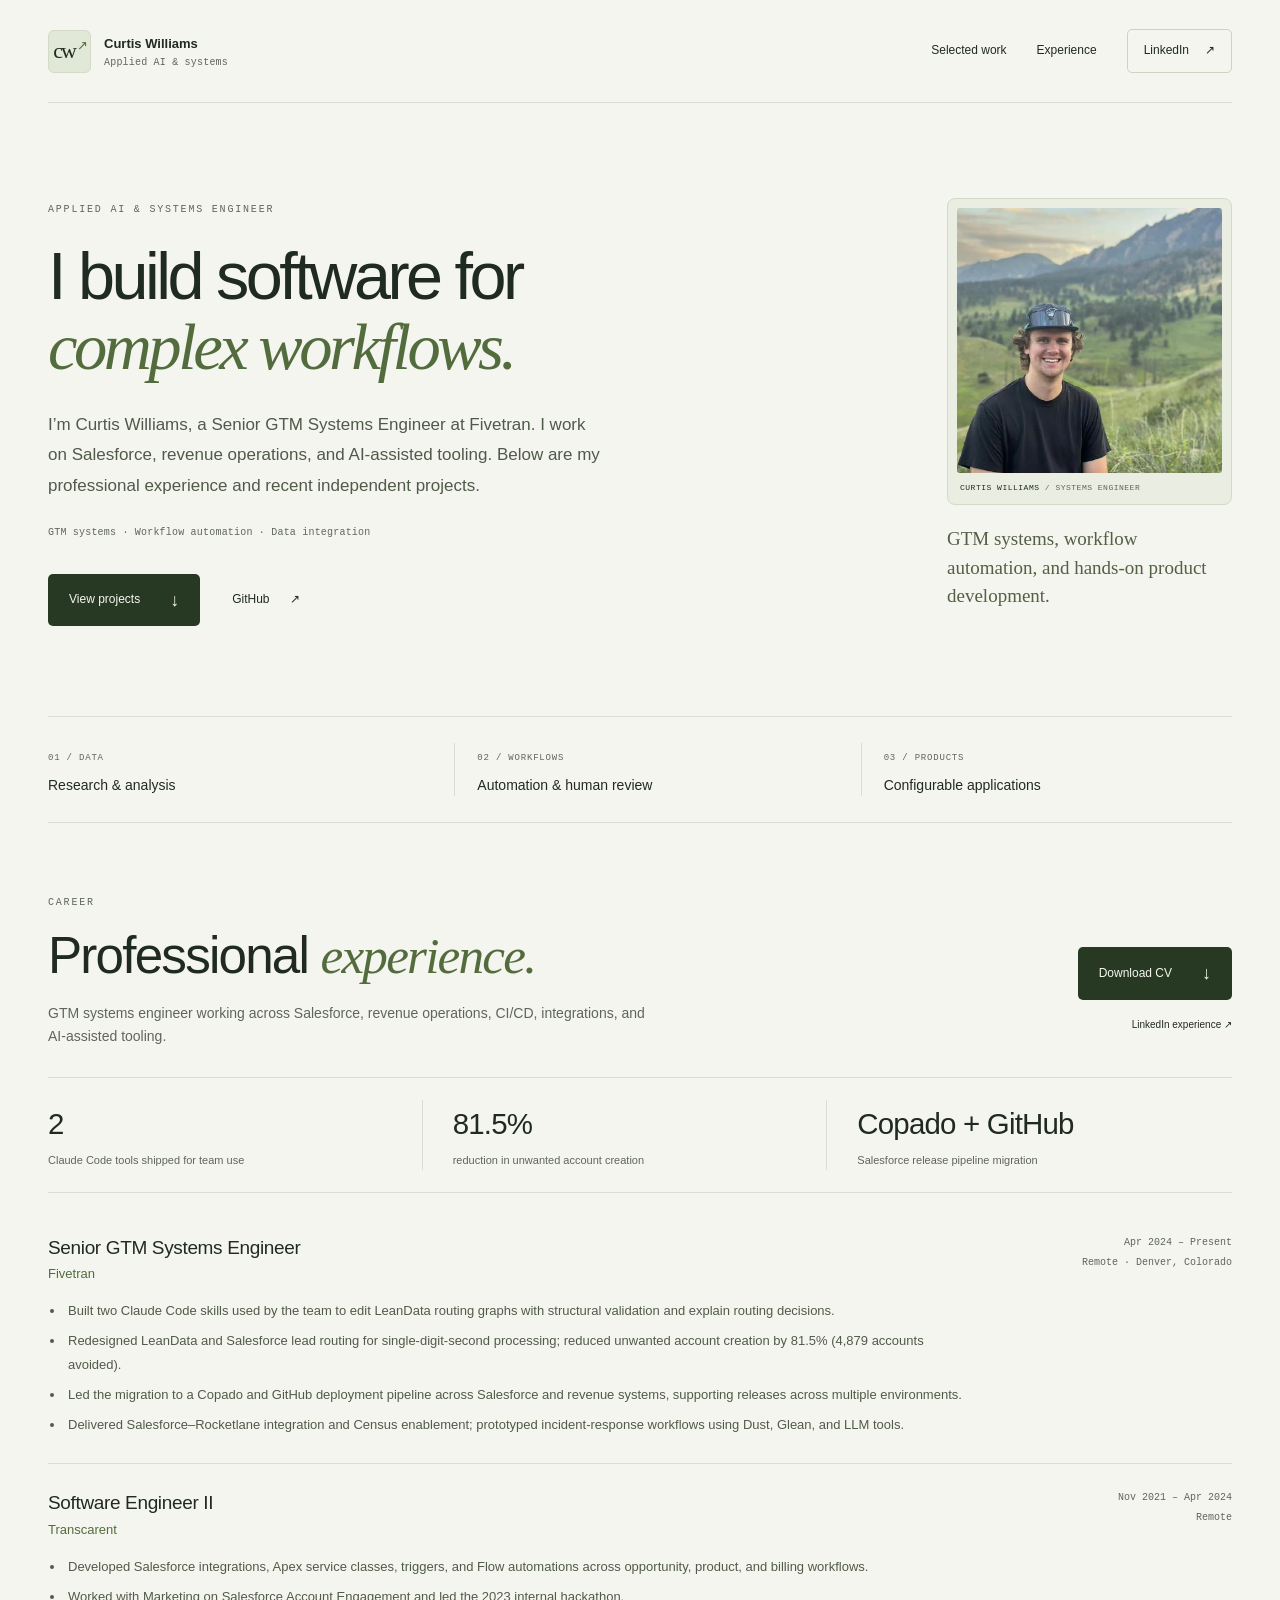
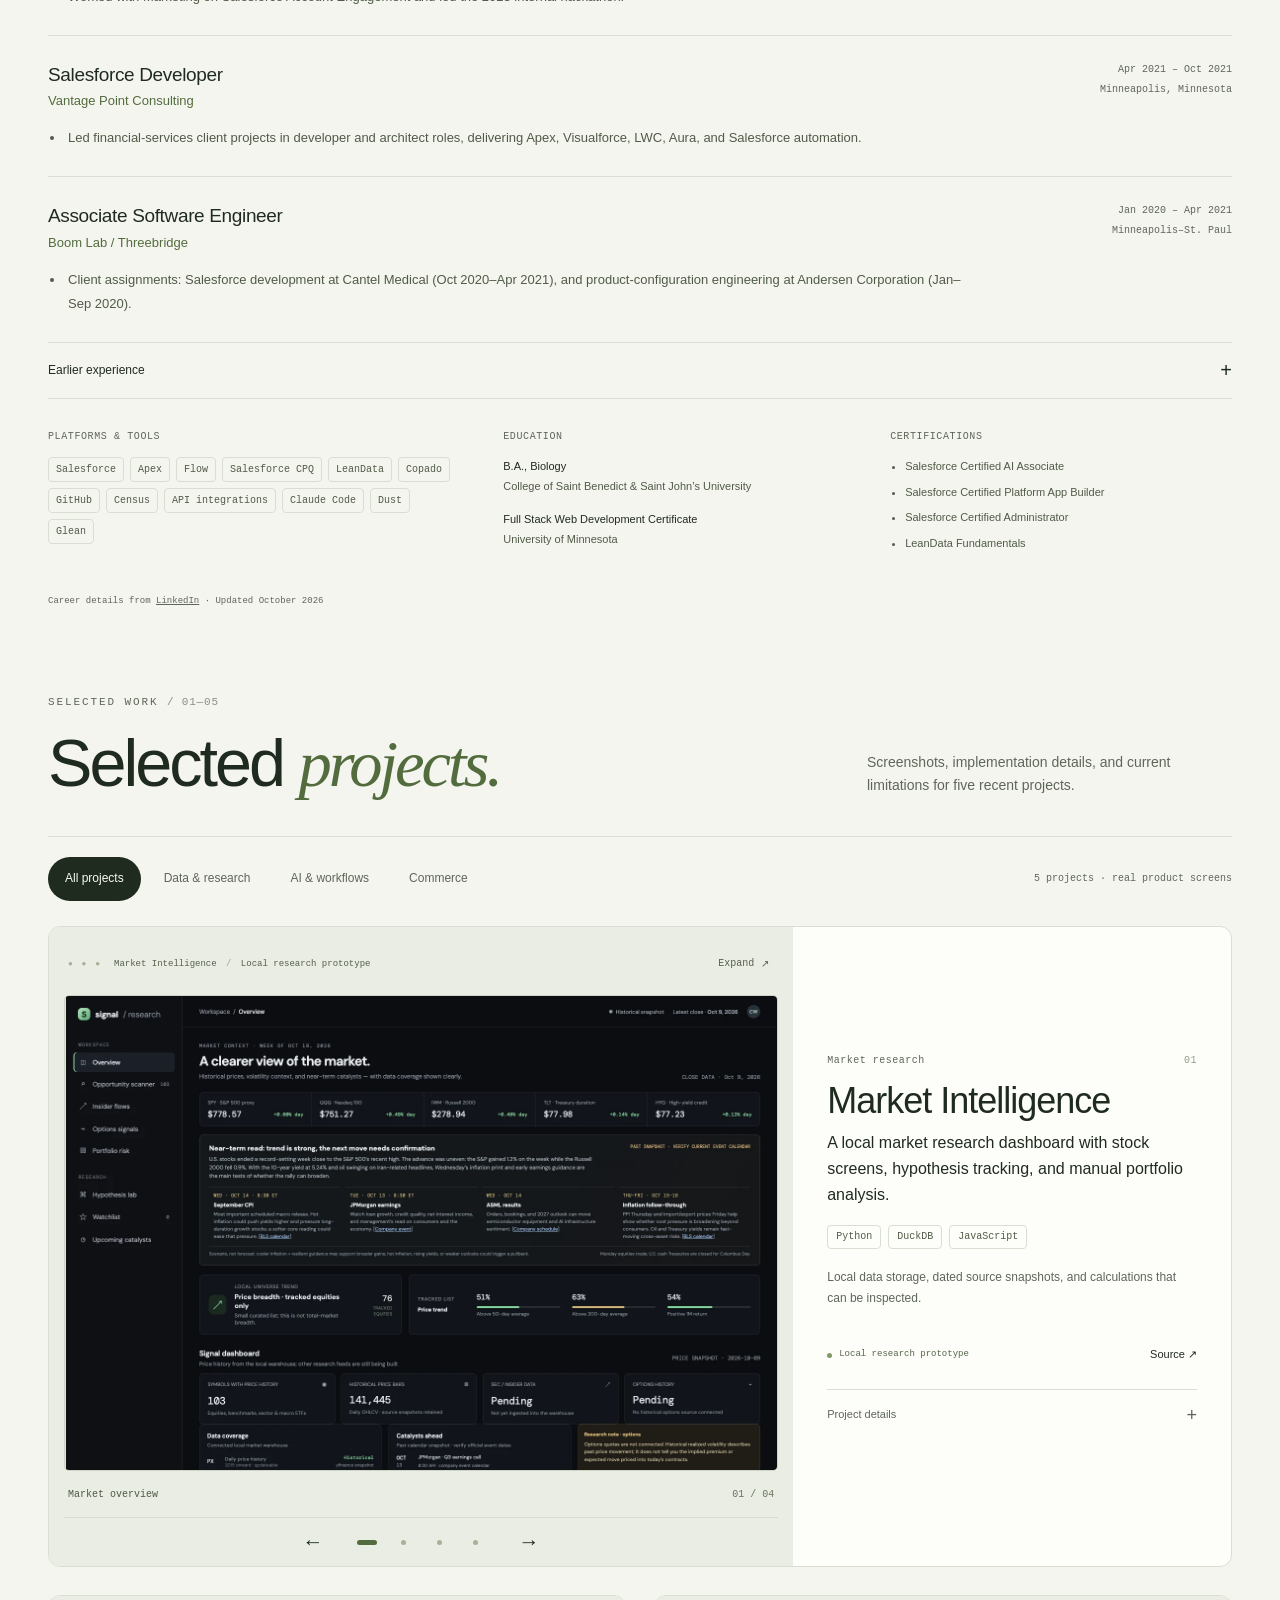
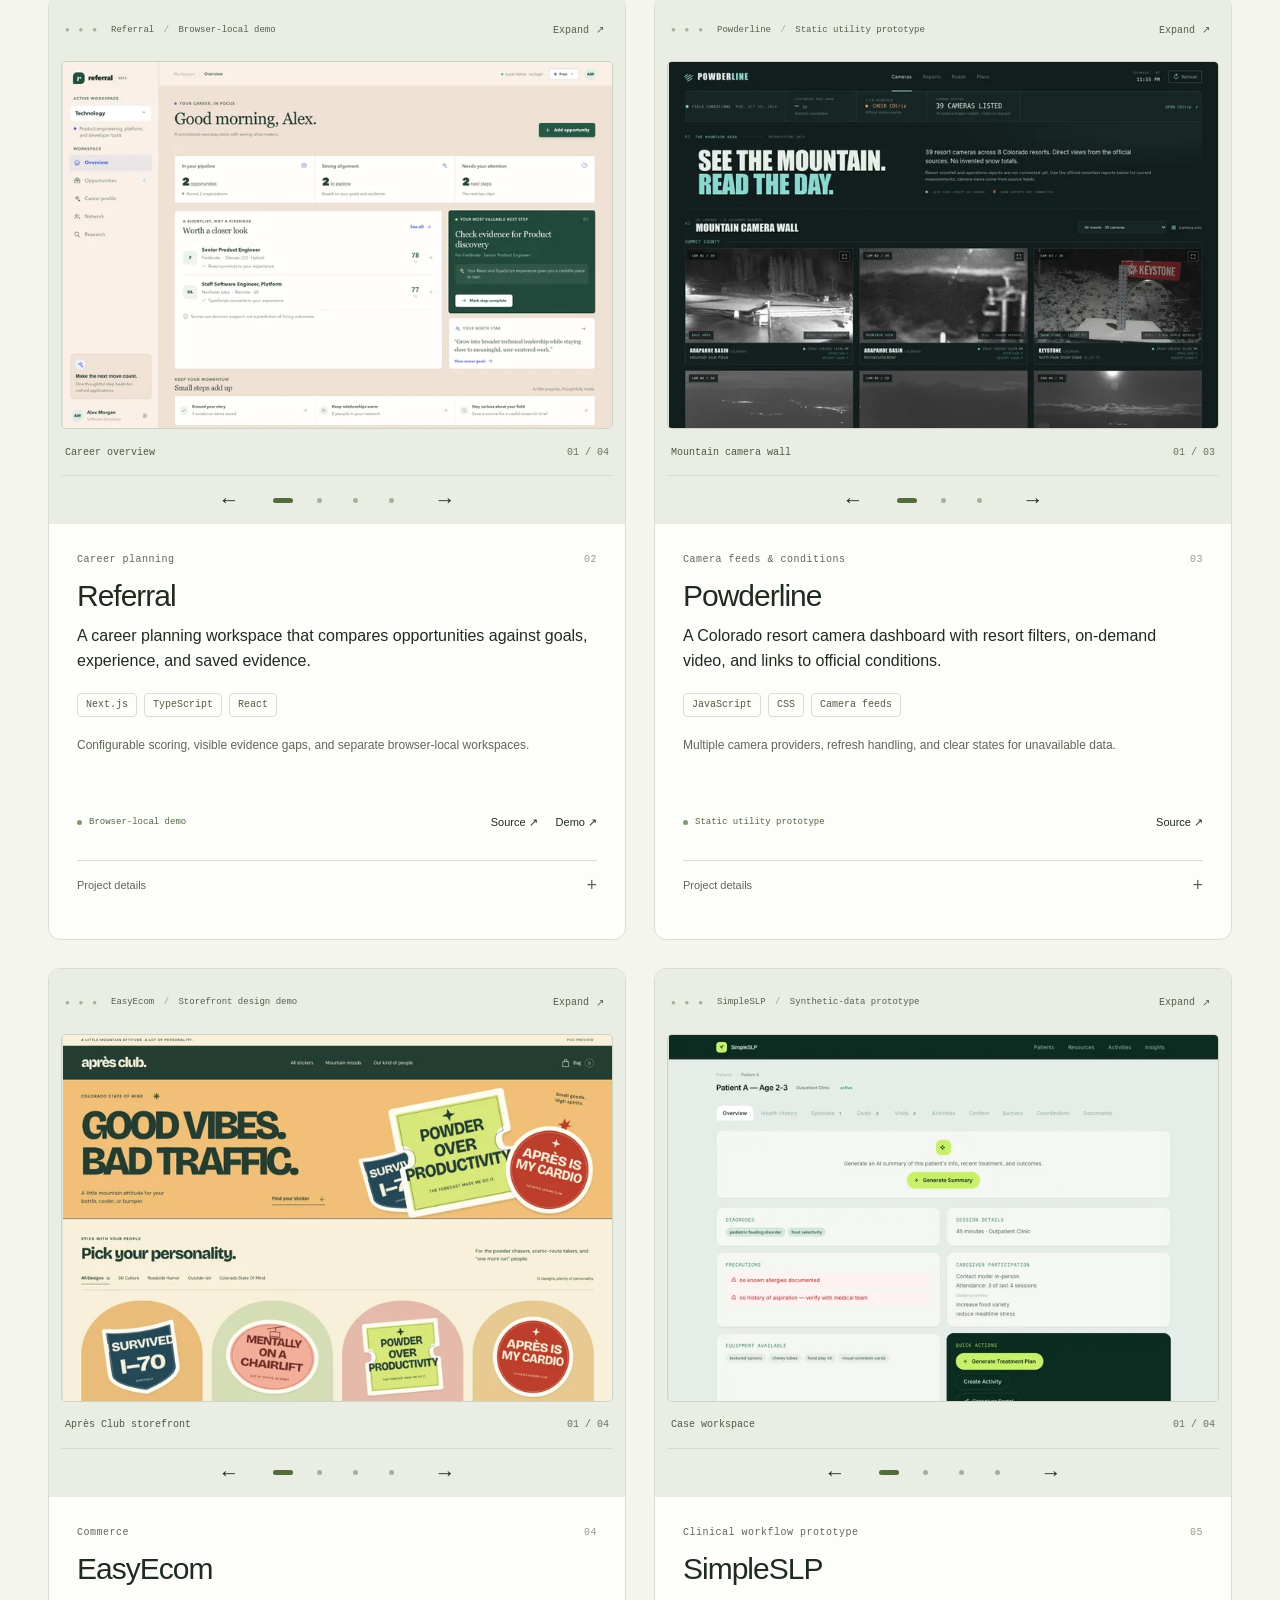
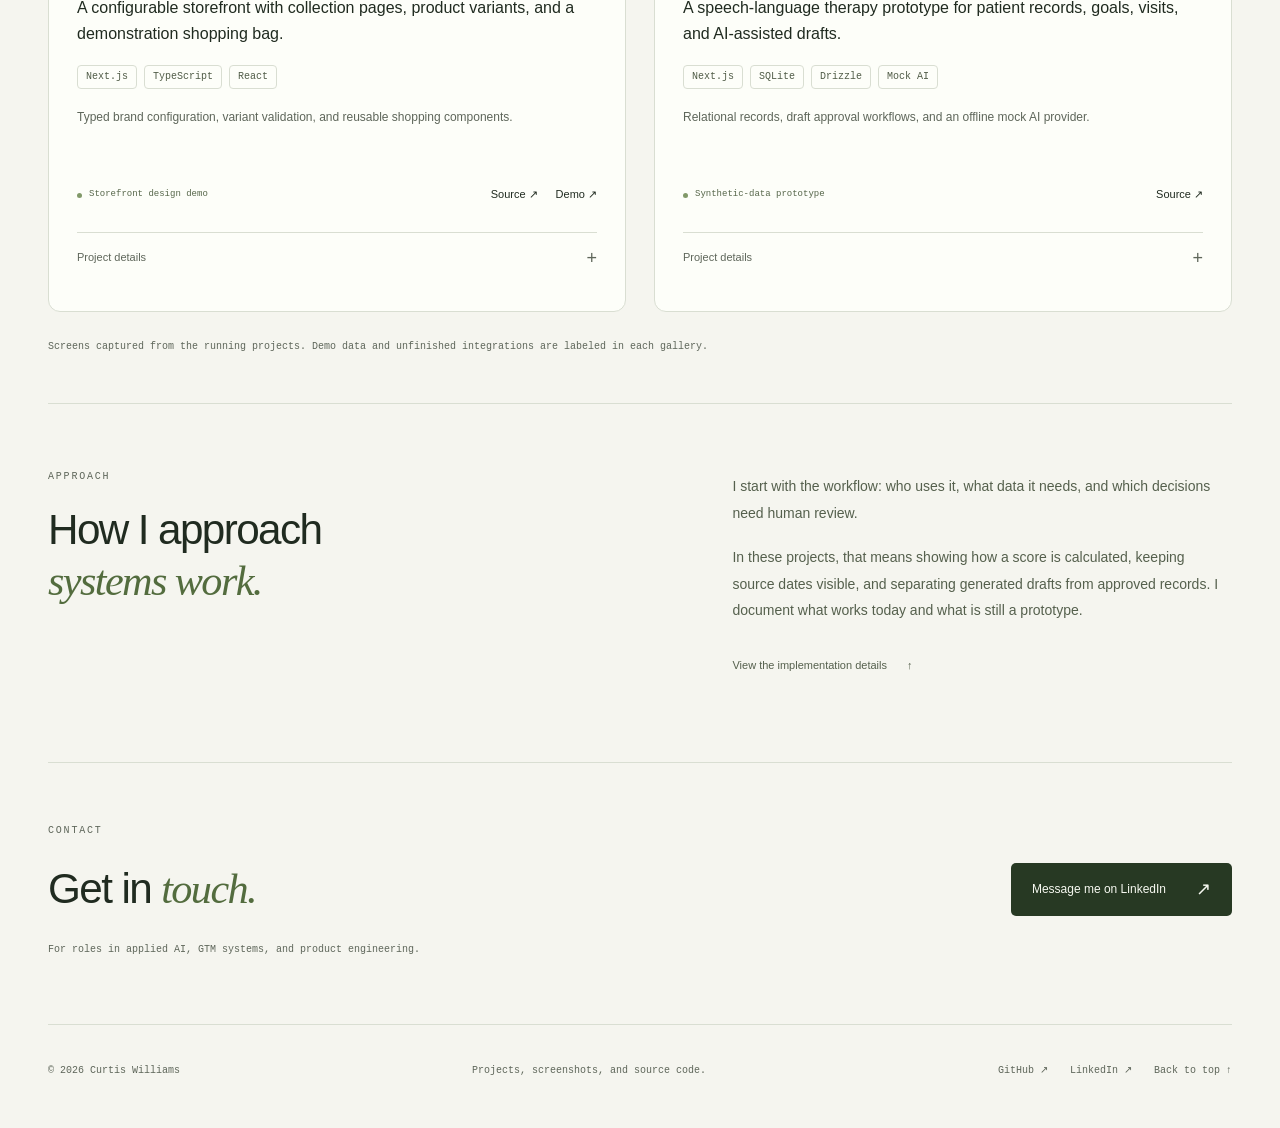
<file: scripts/redirect.html>
<!doctype html>
<html lang="en">
<head>
<meta charset="utf-8">
<meta name="viewport" content="width=device-width,initial-scale=1">
<title>Curtis Williams — Portfolio</title>
<link rel="canonical" href="https://ce-williams.github.io/">
<script>const destination=new URL('https://ce-williams.github.io/');destination.search=location.search;destination.hash=location.hash;location.replace(destination.href);</script>
<meta http-equiv="refresh" content="0; url=https://ce-williams.github.io/">
<style>body{margin:15vh auto;max-width:36rem;padding:0 24px;background:#f5f5ef;color:#202b20;font:16px/1.7 system-ui}a{color:inherit}</style>
</head>
<body><h1>Curtis Williams</h1><p>The portfolio is now at <a href="https://ce-williams.github.io/">ce-williams.github.io</a>.</p></body>
</html>
</file>
<file: assets/portfolio.css>
:root{color-scheme:light;--ink:#202b20;--muted:#5e665a;--line:#d9ded2;--accent:#536c3e;--paper:#f5f5ef}*{box-sizing:border-box}html{scroll-behavior:smooth;scroll-padding-top:25px}body{margin:0;background:var(--paper);color:var(--ink);font:15px/1.6 -apple-system,BlinkMacSystemFont,"Segoe UI",sans-serif}a{color:inherit}button,a{-webkit-tap-highlight-color:transparent}:focus-visible{outline:3px solid #536c3e;outline-offset:5px}::selection{background:#d2dfbc;color:#202b20}.skip-link{position:fixed;top:12px;left:12px;padding:12px 20px;background:var(--ink);color:white;border-radius:5px;z-index:10;transform:translateY(-160%)}.skip-link:focus{transform:translateY(0)}.site-header,.hero,.focus-strip,.approach,.contact,.site-footer{max-width:1344px;margin-left:auto;margin-right:auto}.site-header{display:flex;justify-content:space-between;align-items:center;gap:24px;padding:29px 0;border-bottom:1px solid var(--line)}.identity{display:flex;align-items:center;gap:13px;text-decoration:none;font-size:13px;font-weight:600;line-height:1.5}.identity-mark{display:flex;align-items:center;justify-content:center;width:43px;height:43px;letter-spacing:-2px;background:#e1e8d7;border:1px solid #d1dbc6;font:22px Georgia,serif;border-radius:6px}.identity-mark span{font:13px system-ui;margin:0 0 11px 2px;color:var(--accent)}.identity-role{display:block;font:10px ui-monospace,monospace;letter-spacing:.2px;color:var(--muted);margin-top:3px;font-weight:400}.site-header nav{display:flex;align-items:center;gap:30px}.site-header nav a{font-size:12px;text-decoration:none;min-height:44px;display:flex;align-items:center;gap:16px}.site-header nav a:hover,.secondary-link:hover,.approach a:hover{text-decoration:underline}.site-header .nav-contact{border:1px solid #cbd3c1;border-radius:5px;padding:0 16px}.hero{display:grid;grid-template-columns:minmax(0,1.9fr) minmax(250px,1fr);gap:90px;padding-top:95px;padding-bottom:85px;align-items:center}.eyebrow{font:10px/1.6 ui-monospace,monospace;letter-spacing:1.8px;color:var(--muted);margin:0 0 24px}.hero h1{font-size:clamp(44px,5.2vw,76px);letter-spacing:-3.5px;line-height:1.05;font-weight:500;margin:0 0 28px}.hero h1 em,.approach h2 em,.contact h2 em{font-family:Georgia,serif;font-weight:400;color:var(--accent)}.hero-summary{font-size:17px;line-height:1.8;color:#4f5a48;max-width:555px;margin:0}.hero-positioning{font:10px/1.8 ui-monospace,monospace;color:var(--muted);margin:22px 0 0;letter-spacing:.2px}.hero-actions{display:flex;align-items:center;gap:32px;margin-top:32px}.primary-link{display:inline-flex;align-items:center;justify-content:space-between;gap:30px;min-height:48px;padding:12px 21px;background:#273923;color:#f6f8f0;border-radius:5px;font-size:12px;text-decoration:none;transition:background .18s}.primary-link:hover{background:#405633}.primary-link span{font-size:18px}.secondary-link{display:inline-flex;align-items:center;gap:20px;font-size:12px;text-decoration:none;min-height:44px}.hero-profile{max-width:285px;justify-self:end}.portrait-frame{position:relative;border:1px solid #d2dac8;padding:9px;background:#e9ede2;border-radius:8px}.portrait-frame img{width:100%;height:auto;display:block;aspect-ratio:1;object-fit:cover;border-radius:3px}.portrait-caption{font:8px/1.5 ui-monospace,monospace;letter-spacing:.5px;display:block;margin:9px 3px 1px}.portrait-caption>span{color:var(--muted)}.hero-profile>p{font:19px/1.5 Georgia,serif;margin:20px 0;color:#536046}.profile-rule{display:flex;align-items:center;gap:7px;font:8px ui-monospace,monospace;color:#667357;letter-spacing:.5px}.profile-rule i{height:1px;flex:1;background:#c8d3bd}.focus-strip{display:grid;grid-template-columns:repeat(3,1fr);border-block:1px solid var(--line);padding:26px 0;gap:35px}.focus-strip>div{padding-left:22px;border-left:1px solid var(--line)}.focus-strip>div:first-child{padding-left:0;border:0}.focus-strip span{font:9px ui-monospace,monospace;letter-spacing:.8px;color:var(--muted)}.focus-strip p{font-size:14px;margin:7px 0 0}.project-showcase{padding-top:85px;padding-bottom:65px}.approach{border-top:1px solid var(--line);padding:65px 0 75px;display:grid;grid-template-columns:1.2fr 1fr;gap:85px}.approach .eyebrow{margin-bottom:20px}.approach h2,.contact h2{font-size:clamp(28px,3.3vw,46px);letter-spacing:-1.6px;line-height:1.2;font-weight:500;margin:0}.approach-copy{padding-top:4px;font-size:14px;line-height:1.9;color:#55604d;max-width:490px}.approach-copy p{margin:0 0 18px}.approach a{font-size:11px;text-decoration:none;display:inline-flex;align-items:center;gap:20px;min-height:44px;margin-top:1px}.contact{border-top:1px solid var(--line);padding:60px 0 65px}.contact>div{display:flex;align-items:center;justify-content:space-between;gap:30px}.contact>p:last-child{font:10px/1.8 ui-monospace,monospace;color:var(--muted);margin:25px 0 0}.site-footer{display:flex;align-items:center;justify-content:space-between;gap:20px;border-top:1px solid var(--line);padding:24px 0 35px;color:var(--muted);font:10px/1.8 ui-monospace,monospace}.site-footer div{display:flex;gap:22px}.site-footer a{display:inline-flex;align-items:center;min-height:44px;text-decoration:none}.site-footer a:hover{text-decoration:underline}
@media(max-width:1440px){.site-header,.hero,.focus-strip,.approach,.contact,.site-footer{margin-left:48px;margin-right:48px}}
@media(max-width:1000px){.hero{gap:40px;grid-template-columns:minmax(0,1.8fr) minmax(200px,1fr);padding-top:65px;padding-bottom:65px}.hero h1{letter-spacing:-2px}.hero-profile{max-width:240px}.approach{gap:40px}.focus-strip{gap:20px}.focus-strip p{font-size:12px}.site-footer>span:nth-child(2){display:none}}
@media(max-width:700px){.site-header,.hero,.focus-strip,.approach,.contact,.site-footer{margin-left:20px;margin-right:20px}.site-header{padding:18px 0}.identity{font-size:11px;gap:9px}.identity-role{font-size:8px}.identity-mark{width:36px;height:36px;font-size:19px}.site-header nav{gap:12px}.site-header nav>a{font-size:10px}.site-header nav>a:nth-child(2){display:none}.site-header .nav-contact{padding:0 10px;gap:7px}.hero{display:block;padding:48px 0 40px}.hero h1{font-size:clamp(38px,9vw,60px);letter-spacing:-1.9px}.hero-summary{font-size:15px;line-height:1.8}.hero-positioning{font-size:9px;max-width:310px}.hero-actions{margin-top:25px;gap:24px}.hero-profile{display:grid;grid-template-columns:106px 1fr;column-gap:22px;align-items:center;max-width:none;margin-top:36px}.portrait-frame{grid-row:1/3;padding:5px}.portrait-caption{font-size:5px;margin:5px 1px 0;letter-spacing:0}.hero-profile>p{font-size:17px;margin:0;align-self:end}.profile-rule{max-width:215px;margin-top:10px;align-self:start}.focus-strip{gap:12px;padding:20px 0}.focus-strip>div{padding-left:12px}.focus-strip span{font-size:7px;letter-spacing:.1px}.focus-strip p{font-size:10px;line-height:1.5}.project-showcase{padding-top:48px}.approach{display:block;padding:40px 0}.approach h2,.contact h2{font-size:31px;letter-spacing:-.8px}.approach-copy{margin-top:25px;font-size:13px}.contact{padding:40px 0}.contact>div{display:block}.contact .primary-link{margin-top:26px}.contact>p:last-child{font-size:9px}.site-footer{font-size:8px;padding:18px 0;align-items:flex-start}.site-footer div{gap:12px;flex-wrap:wrap;justify-content:flex-end}.site-footer div a:last-child{display:none}}
@media(prefers-reduced-motion:reduce){html{scroll-behavior:auto}*{transition:none!important}}
.experience{max-width:1344px;margin:0 auto;padding:72px 0 0;scroll-margin-top:24px}.experience-heading{display:flex;align-items:flex-end;justify-content:space-between;gap:40px}.experience-heading h2{font-size:clamp(30px,4vw,52px);letter-spacing:-1.8px;line-height:1.1;font-weight:500;margin:0}.experience-heading h2 em{font-family:Georgia,serif;color:var(--accent);font-weight:400}.experience-heading .eyebrow{margin-bottom:17px}.experience-heading>div>p:last-child{max-width:600px;font-size:14px;color:var(--muted);margin:18px 0 0}.experience-actions{display:flex;flex-direction:column;align-items:flex-end;gap:3px;flex-shrink:0}.experience-actions .secondary-link{font-size:10px}.career-highlights{display:grid;grid-template-columns:repeat(3,1fr);margin:30px 0 16px;padding:22px 0;border-block:1px solid var(--line);gap:30px}.career-highlights>div{display:flex;flex-direction:column-reverse;justify-content:flex-end;border-right:1px solid var(--line);padding-right:20px}.career-highlights>div:last-child{border:0}.career-highlights dd{font-size:clamp(21px,2.3vw,30px);font-weight:500;letter-spacing:-.8px;margin:0 0 5px}.career-highlights dt{font-size:11px;color:var(--muted);max-width:250px}.career-role{padding:26px 0;border-bottom:1px solid var(--line)}.career-role-heading{display:flex;justify-content:space-between;gap:24px}.career-role h3{font-size:19px;font-weight:500;letter-spacing:-.35px;line-height:1.4;margin:0}.career-company{font-size:13px;margin:3px 0 0;color:#536c3e}.career-dates{display:flex;flex-direction:column;align-items:flex-end;gap:4px;font:10px/1.6 ui-monospace,monospace;color:var(--muted);flex-shrink:0}.career-role ul{max-width:920px;padding-left:17px;margin:14px 0 0;font-size:13px;line-height:1.85;color:#505b48}.career-role li{padding-left:3px;margin-top:6px}.career-earlier>summary{display:flex;align-items:center;justify-content:space-between;list-style:none;cursor:pointer;font-size:12px;min-height:56px;border-bottom:1px solid var(--line)}.career-earlier>summary::-webkit-details-marker{display:none}.career-earlier>summary span{font-size:20px}.career-earlier[open]>summary span{transform:rotate(45deg)}.career-foundation{display:grid;grid-template-columns:1.2fr 1fr 1fr;gap:45px;margin-top:30px}.career-foundation h3{font:10px/1.5 ui-monospace,monospace;color:var(--muted);letter-spacing:.6px;text-transform:uppercase;margin:0 0 13px}.career-foundation p,.career-foundation li{font-size:11px;line-height:1.8;color:#505b48}.career-foundation p{margin:0 0 14px}.career-foundation strong{font-weight:500;color:var(--ink)}.career-foundation ul{padding-left:15px;margin:0}.career-foundation li{margin-bottom:6px}.career-skills{display:flex;gap:6px;flex-wrap:wrap}.career-skills span{border:1px solid var(--line);border-radius:4px;padding:4px 7px;font:10px/1.5 ui-monospace,monospace;color:#505b48}.career-source{font:9px/1.7 ui-monospace,monospace;color:var(--muted);margin:22px 0 0}.career-source a{display:inline-flex;align-items:center;min-height:32px}
@media(max-width:1440px){.experience{margin-inline:48px}}
@media(max-width:900px){.career-foundation{grid-template-columns:1fr 1fr;gap:25px}.career-foundation>div:first-child{grid-column:1/-1}.experience-heading{align-items:flex-start}}
@media(max-width:700px){.experience{margin-inline:20px;padding-top:44px}.experience-heading{display:block}.experience-heading h2{font-size:32px;letter-spacing:-1px}.experience-heading>div>p:last-child{font-size:13px}.experience-actions{align-items:flex-start;margin-top:22px}.career-highlights{gap:12px;margin-top:22px}.career-highlights dd{font-size:20px;letter-spacing:-.6px}.career-highlights>div{padding-right:9px}.career-highlights dt{font-size:9px}.career-highlights>div:last-child dd{font-size:14px;letter-spacing:-.2px}.career-role-heading{display:block}.career-role h3{font-size:17px}.career-dates{align-items:flex-start;margin-top:8px;gap:2px;font-size:9px}.career-role ul{font-size:12px}.career-role{padding:22px 0}.career-foundation{gap:20px}.career-foundation p,.career-foundation li{font-size:10px}}
@media(max-width:700px){.site-header{gap:12px}.site-header nav{gap:14px}.site-header nav>a:nth-child(2){display:inline-flex}.site-header .nav-contact{display:none}}
</file>
<file: assets/project-gallery.css>
.project-showcase{--ps-bg:#f5f5ef;--ps-ink:#202b20;--ps-muted:#5e665a;--ps-line:#d9ded2;--ps-accent:#536c3e;box-sizing:border-box;max-width:1440px;padding:76px 48px 48px;margin:auto;color:var(--ps-ink);font:15px/1.6 -apple-system,BlinkMacSystemFont,"Segoe UI",sans-serif}.project-showcase *{box-sizing:border-box}.project-showcase [hidden]{display:none!important}.project-showcase button,.project-showcase a{-webkit-tap-highlight-color:transparent}.project-showcase button{font:inherit;cursor:pointer}.project-showcase a{color:inherit}.project-showcase :focus-visible{outline:3px solid #566f36;outline-offset:4px}.ps-eyebrow{font:11px/1.5 ui-monospace,SFMono-Regular,monospace;letter-spacing:1.9px;margin:0 0 18px;color:var(--ps-muted)}.ps-eyebrow span{opacity:.7;letter-spacing:.8px}.ps-heading-row{display:flex;justify-content:space-between;gap:48px;align-items:flex-end}.ps-heading-row h2{font-size:clamp(36px,5.2vw,68px);letter-spacing:-3px;line-height:1.06;font-weight:500;margin:0}.ps-heading-row h2 em{font-family:Georgia,serif;font-weight:400;color:var(--ps-accent)}.ps-heading-row>p{max-width:365px;font-size:14px;color:var(--ps-muted);margin:0 0 4px}.ps-toolbar{display:flex;align-items:center;justify-content:space-between;gap:16px;border-top:1px solid var(--ps-line);margin:36px 0 25px;padding-top:20px}.ps-filters{display:flex;gap:6px;flex-wrap:wrap}.ps-filters button{border:1px solid transparent;background:transparent;border-radius:30px;padding:10px 16px;color:var(--ps-muted);min-height:44px;font-size:12px}.ps-filters button[aria-pressed=true]{background:var(--ps-ink);color:#f8faf3}.ps-filters button:hover{border-color:var(--ps-line)}.ps-filter-status{font:10px/1.5 ui-monospace,monospace;color:var(--ps-muted);margin:0}.ps-grid{display:grid;grid-template-columns:repeat(2,minmax(0,1fr));gap:28px}.ps-card{min-width:0;background:#fdfef9;border:1px solid var(--ps-line);border-radius:12px;overflow:hidden}.ps-window{min-width:0;background:#e9ede3;padding:12px 12px 0}.ps-window-bar{display:flex;align-items:center;gap:12px;font:9px/1.4 ui-monospace,monospace;color:#57604e;min-height:35px;padding:0 4px 9px}.ps-window-dots{font-size:8px;letter-spacing:2px;color:#a5b096;white-space:nowrap}.ps-window-bar>span:nth-child(2){overflow:hidden;white-space:nowrap;text-overflow:ellipsis}.ps-window-separator{opacity:.5;margin:0 4px}.ps-expand{display:inline-flex;align-items:center;gap:7px;margin-left:auto;font:10px ui-monospace,monospace;text-decoration:none;min-height:44px;flex-shrink:0;padding:0 5px}.ps-expand:hover{text-decoration:underline}.ps-carousel{position:relative;min-width:0}.ps-track{display:flex;overflow-x:auto;scroll-snap-type:x mandatory;scrollbar-width:thin;scrollbar-color:#a2ae94 transparent;overscroll-behavior-x:contain;touch-action:pan-x pan-y pinch-zoom}.ps-enhanced .ps-track{scrollbar-width:none}.ps-enhanced .ps-track::-webkit-scrollbar{display:none}.ps-slide{margin:0;flex:0 0 100%;min-width:0;scroll-snap-align:start;scroll-snap-stop:always}.ps-slide>a{display:block;aspect-ratio:3/2;border:1px solid #cdd4c5;border-radius:5px;overflow:hidden;background:#e1e6dc;cursor:zoom-in}.ps-slide img{display:block;width:100%;height:100%;object-fit:contain}.ps-slide figcaption{display:flex;align-items:center;justify-content:space-between;padding:12px 4px;font:10px/1.5 ui-monospace,monospace;color:#4e5a46;min-height:46px;gap:12px}.ps-static-count{color:#697560;white-space:nowrap}.ps-controls{display:flex;align-items:center;justify-content:center;gap:14px;border-top:1px solid #d6ddce;padding:2px 0}.ps-controls>button,.ps-dialog-controls>button{min-height:44px;min-width:44px;border:0;background:transparent;border-radius:50%;color:var(--ps-ink);font-size:21px}.ps-controls>button:hover,.ps-dialog-controls>button:hover{background:#dde5d4}.ps-dots{display:flex;align-items:center}.ps-dots button{display:grid;place-items:center;width:36px;height:44px;border:0;background:transparent}.ps-dots button span{width:5px;height:5px;background:#a6b09a;border-radius:50%;transition:width .18s}.ps-dots button[aria-pressed=true] span{width:20px;border-radius:10px;background:#536c3e}.ps-card-body{padding:28px}.ps-meta{display:flex;justify-content:space-between;gap:15px;font:10px/1.5 ui-monospace,monospace;letter-spacing:.5px;color:var(--ps-muted)}.ps-index{color:#939c8b}.ps-card h3{font-size:30px;font-weight:500;letter-spacing:-1px;margin:12px 0 9px;line-height:1.15}.ps-summary{font-size:16px;line-height:1.6;margin:0 0 18px;max-width:570px}.ps-stack{display:flex;gap:7px;flex-wrap:wrap}.ps-stack span{border:1px solid var(--ps-line);border-radius:4px;padding:4px 8px;font:10px/1.4 ui-monospace,monospace;color:#505c47}.ps-system-note{font-size:12px;line-height:1.75;color:var(--ps-muted);margin:18px 0 24px;max-width:520px}.ps-card-footer{display:flex;align-items:center;justify-content:space-between;gap:12px;flex-wrap:wrap}.ps-maturity{font:9px/1.5 ui-monospace,monospace;display:flex;gap:7px;align-items:center;color:#56664a}.ps-maturity i{display:block;background:#819969;width:5px;height:5px;border-radius:50%}.ps-links{display:flex;gap:18px}.ps-links a{display:inline-flex;align-items:center;min-height:44px;text-decoration:none;font-size:11px}.ps-links a:hover{text-decoration:underline}.ps-details{margin-top:15px;border-top:1px solid var(--ps-line)}.ps-details summary{display:flex;align-items:center;justify-content:space-between;cursor:pointer;min-height:50px;font-size:11px;color:var(--ps-muted);list-style:none}.ps-details summary::-webkit-details-marker{display:none}.ps-details summary span{font-size:18px}.ps-details[open] summary span{transform:rotate(45deg)}.ps-details dl{margin:4px 0 0}.ps-details dt{font:10px ui-monospace,monospace;color:#536c3e;margin-top:14px}.ps-details dd{font-size:12px;line-height:1.8;color:var(--ps-muted);margin:5px 0 0}.ps-footnote{margin:26px 0 0;font:10px/1.7 ui-monospace,monospace;color:var(--ps-muted)}.ps-featured{grid-column:1/-1;display:grid;grid-template-columns:minmax(0,1.7fr) minmax(0,1fr)}.ps-featured .ps-window{padding:15px 15px 0}.ps-featured .ps-card-body{display:flex;flex-direction:column;justify-content:center;padding:34px}.ps-featured h3{font-size:36px}.ps-featured .ps-details{margin-top:12px}.ps-sr-only{position:absolute;width:1px;height:1px;padding:0;margin:-1px;overflow:hidden;clip-path:inset(50%);white-space:nowrap;border:0}.ps-dialog{border:1px solid #58664b;border-radius:12px;padding:0;background:#f5f5ef;color:var(--ps-ink);width:min(1320px,96vw);max-width:96vw;max-height:94dvh;overflow:auto;box-shadow:0 30px 150px #0007}.ps-dialog::backdrop{background:#10160cdd;backdrop-filter:blur(6px)}.ps-dialog-header{display:flex;align-items:center;justify-content:space-between;gap:15px;padding:18px 24px;border-bottom:1px solid var(--ps-line);position:sticky;top:0;background:#f5f5eff5;z-index:2}.ps-dialog-header .ps-eyebrow{font-size:9px;margin-bottom:4px}.ps-dialog-header h2{font-size:22px;letter-spacing:-.6px;margin:0;line-height:1.3;font-weight:500}.ps-close{display:flex;gap:14px;align-items:center;background:transparent;border:1px solid var(--ps-line);padding:10px 16px;border-radius:5px;min-height:44px;font-size:12px!important;color:inherit}.ps-close span{font-size:21px}.ps-dialog-stage{padding:16px;background:#e6ebdf}.ps-dialog-stage img{display:block;width:100%;height:auto;max-height:60dvh;object-fit:contain;border-radius:4px}.ps-dialog-controls{display:grid;grid-template-columns:44px minmax(0,1fr) 44px;gap:18px;align-items:center;padding:12px 24px}.ps-dialog-controls p{margin:0;text-align:center}.ps-dialog-caption{font-size:13px;font-weight:500}.ps-dialog-note{font-size:10px;color:var(--ps-muted);margin-top:4px!important}.ps-dialog-context{padding:0 24px 20px;display:grid;grid-template-columns:1fr 1fr auto;gap:24px;align-items:start;border-top:1px solid var(--ps-line)}.ps-dialog-context p{font-size:11px;line-height:1.8;margin:15px 0 0}.ps-dialog-boundary{color:var(--ps-muted)}.ps-dialog-source{font-size:11px;min-height:44px;display:flex;align-items:center;white-space:nowrap;margin-top:6px}.ps-dragging{scroll-snap-type:none;cursor:grabbing;user-select:none}.ps-dragging a{cursor:grabbing}.ps-scroll-locked{overflow:hidden}
@media(min-width:1100px){.ps-card:not(.ps-featured) .ps-summary{min-height:52px}.ps-card:not(.ps-featured) .ps-system-note{min-height:42px}}
@media(max-width:1000px){.ps-featured{display:block}.ps-featured .ps-card-body{padding:28px}.ps-heading-row{gap:28px}.ps-heading-row>p{max-width:300px}.ps-window-dots{display:none}}
@media(max-width:700px){.project-showcase{padding:48px 20px 32px}.ps-heading-row{display:block}.ps-heading-row h2{letter-spacing:-1.8px}.ps-heading-row>p{margin-top:20px;max-width:440px}.ps-toolbar{display:block;margin-top:28px}.ps-filters{gap:2px}.ps-filters button{padding:10px 12px;font-size:11px}.ps-filter-status{margin-top:14px}.ps-grid{grid-template-columns:1fr;gap:22px}.ps-featured{grid-column:auto}.ps-card-body,.ps-featured .ps-card-body{padding:23px}.ps-card h3,.ps-featured h3{font-size:28px}.ps-window,.ps-featured .ps-window{padding:8px 8px 0}.ps-window-bar{gap:8px;font-size:8px}.ps-summary{font-size:15px}.ps-dialog-header{padding:12px 16px}.ps-dialog-stage{padding:6px}.ps-dialog-stage img{max-height:55dvh}.ps-dialog-controls{padding:12px 10px;gap:5px}.ps-dialog-context{display:block;padding:0 18px 12px}.ps-dialog-note{font-size:9px}.ps-dialog-caption{font-size:12px}.ps-maturity{font-size:9px}}
@media(prefers-reduced-motion:reduce){.project-showcase *{scroll-behavior:auto!important;transition:none!important;animation:none!important}}
</file>
